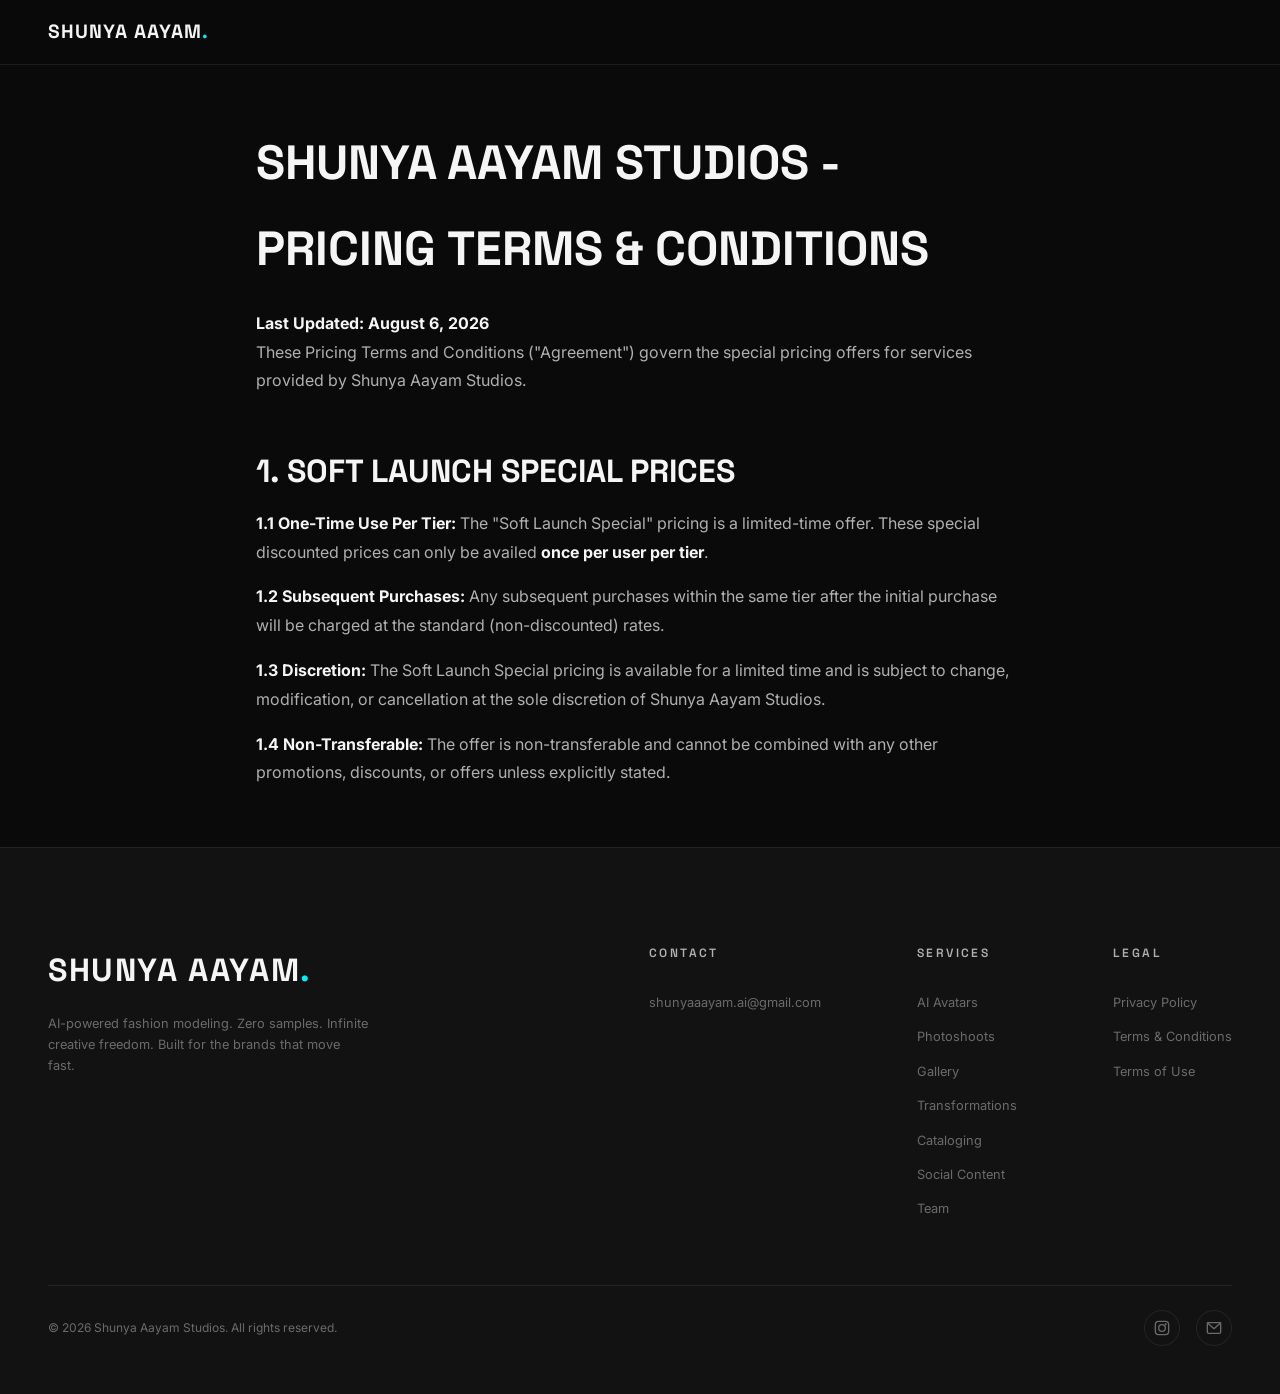
<file: pricing-tnc.html>
<!doctype html>
<html lang="en">
  <head>
    <meta charset="UTF-8" />
    <meta name="viewport" content="width=device-width, initial-scale=1.0" />
    <title>Pricing Terms & Conditions — Shunya Aayam Studios</title>
    <link rel="icon" type="image/png" href="assets/media/logo.png" />

    <link rel="preconnect" href="https://fonts.googleapis.com" />
    <link rel="preconnect" href="https://fonts.gstatic.com" crossorigin />
    <link
      href="https://fonts.googleapis.com/css2?family=Inter:wght@300;400;500;600;700&display=swap"
      rel="stylesheet"
    />

    <link rel="stylesheet" href="css/design-tokens.css" />
    <link rel="stylesheet" href="css/fonts.css" />
    <link rel="stylesheet" href="css/components.css" />
    <link rel="stylesheet" href="css/layout.css" />

    <style>
      .document-content {
        max-width: 800px;
        margin: 120px auto 60px;
        padding: 0 var(--space-md);
        color: var(--color-text-secondary);
        font-family: var(--font-body);
        line-height: var(--leading-relaxed);
      }
      .document-content h1 {
        font-family: var(--font-heading);
        color: var(--color-text-primary);
        font-size: var(--text-h2);
        margin-bottom: var(--space-md);
      }
      .document-content h2 {
        font-family: var(--font-heading);
        color: var(--color-text-primary);
        font-size: var(--text-h3);
        margin-top: var(--space-2xl);
        margin-bottom: var(--space-sm);
      }
      .document-content p {
        margin-bottom: var(--space-md);
      }
      .document-content ul {
        margin-left: var(--space-lg);
        margin-bottom: var(--space-md);
        list-style-type: disc;
      }
      .document-content li {
        margin-bottom: var(--space-xs);
      }
      .document-content strong {
        color: var(--color-text-primary);
        font-weight: var(--weight-bold);
      }
      .document-content a {
        color: var(--color-accent);
        text-decoration: underline;
      }
    </style>
  </head>

  <body>
    <nav class="navbar scrolled" id="navbar" style="background: rgba(10, 10, 10, 0.95);">
      <a href="index.html" class="navbar__logo"
        >Shunya Aayam<span class="accent-dot">.</span></a
      >
    </nav>

    <div class="document-content">
      <h1>SHUNYA AAYAM STUDIOS - PRICING TERMS & CONDITIONS</h1>
      <p><strong>Last Updated: August 6, 2026</strong><br>
      These Pricing Terms and Conditions ("Agreement") govern the special pricing offers for services provided by Shunya Aayam Studios.</p>

      <h2>1. SOFT LAUNCH SPECIAL PRICES</h2>
      <p><strong>1.1 One-Time Use Per Tier:</strong> The "Soft Launch Special" pricing is a limited-time offer. These special discounted prices can only be availed <strong>once per user per tier</strong>.</p>
      <p><strong>1.2 Subsequent Purchases:</strong> Any subsequent purchases within the same tier after the initial purchase will be charged at the standard (non-discounted) rates.</p>
      <p><strong>1.3 Discretion:</strong> The Soft Launch Special pricing is available for a limited time and is subject to change, modification, or cancellation at the sole discretion of Shunya Aayam Studios.</p>
      <p><strong>1.4 Non-Transferable:</strong> The offer is non-transferable and cannot be combined with any other promotions, discounts, or offers unless explicitly stated.</p>
    </div>

    <footer class="footer" id="footer">
      <div class="footer__inner">
        <div class="footer__brand">
          <span class="footer__logo"
            >Shunya Aayam<span style="color: var(--color-accent)">.</span></span
          >
          <p class="footer__tagline">
            AI-powered fashion modeling. Zero samples. Infinite creative
            freedom. Built for the brands that move fast.
          </p>
        </div>

        <div class="footer__col">
          <h4>Contact</h4>
          <ul>
            <li>
              <a href="mailto:shunyaaayam.ai@gmail.com"
                >shunyaaayam.ai@gmail.com</a
              >
            </li>
          </ul>
        </div>

        <div class="footer__col">
          <h4>Services</h4>
          <ul>
            <li><a href="index.html#avatars">AI Avatars</a></li>
            <li><a href="index.html#photoshoots">Photoshoots</a></li>
            <li><a href="index.html#gallery">Gallery</a></li>
            <li><a href="index.html#transformations">Transformations</a></li>
            <li><a href="index.html#cataloging">Cataloging</a></li>
            <li><a href="index.html#social">Social Content</a></li>
            <li><a href="index.html#team">Team</a></li>
          </ul>
        </div>
        
        <div class="footer__col">
          <h4>Legal</h4>
          <ul>
            <li><a href="privacy-policy.html">Privacy Policy</a></li>
            <li><a href="terms-conditions.html">Terms & Conditions</a></li>
            <li><a href="terms-of-use.html">Terms of Use</a></li>
          </ul>
        </div>
      </div>

      <div class="footer__bottom">
        <span class="footer__copyright"
          >© 2026 Shunya Aayam Studios. All rights reserved.</span
        >
        <div class="footer__socials">
          <a
            href="https://www.instagram.com/shunya.aayam.ai"
            target="_blank"
            rel="noopener noreferrer"
            aria-label="Follow us on Instagram"
          >
            <svg
              xmlns="http://www.w3.org/2000/svg"
              viewBox="0 0 24 24"
              fill="none"
              stroke="currentColor"
              stroke-width="2"
              stroke-linecap="round"
              stroke-linejoin="round"
            >
              <rect x="2" y="2" width="20" height="20" rx="5" ry="5" />
              <circle cx="12" cy="12" r="5" />
              <circle
                cx="17.5"
                cy="6.5"
                r="1.5"
                fill="currentColor"
                stroke="none"
              />
            </svg>
          </a>
          <a href="mailto:shunyaaayam.ai@gmail.com" aria-label="Email us">
            <svg
              xmlns="http://www.w3.org/2000/svg"
              viewBox="0 0 24 24"
              fill="none"
              stroke="currentColor"
              stroke-width="2"
              stroke-linecap="round"
              stroke-linejoin="round"
            >
              <rect x="2" y="4" width="20" height="16" rx="2" />
              <polyline points="22,4 12,13 2,4" />
            </svg>
          </a>
        </div>
      </div>
    </footer>
  </body>
</html>
</file>
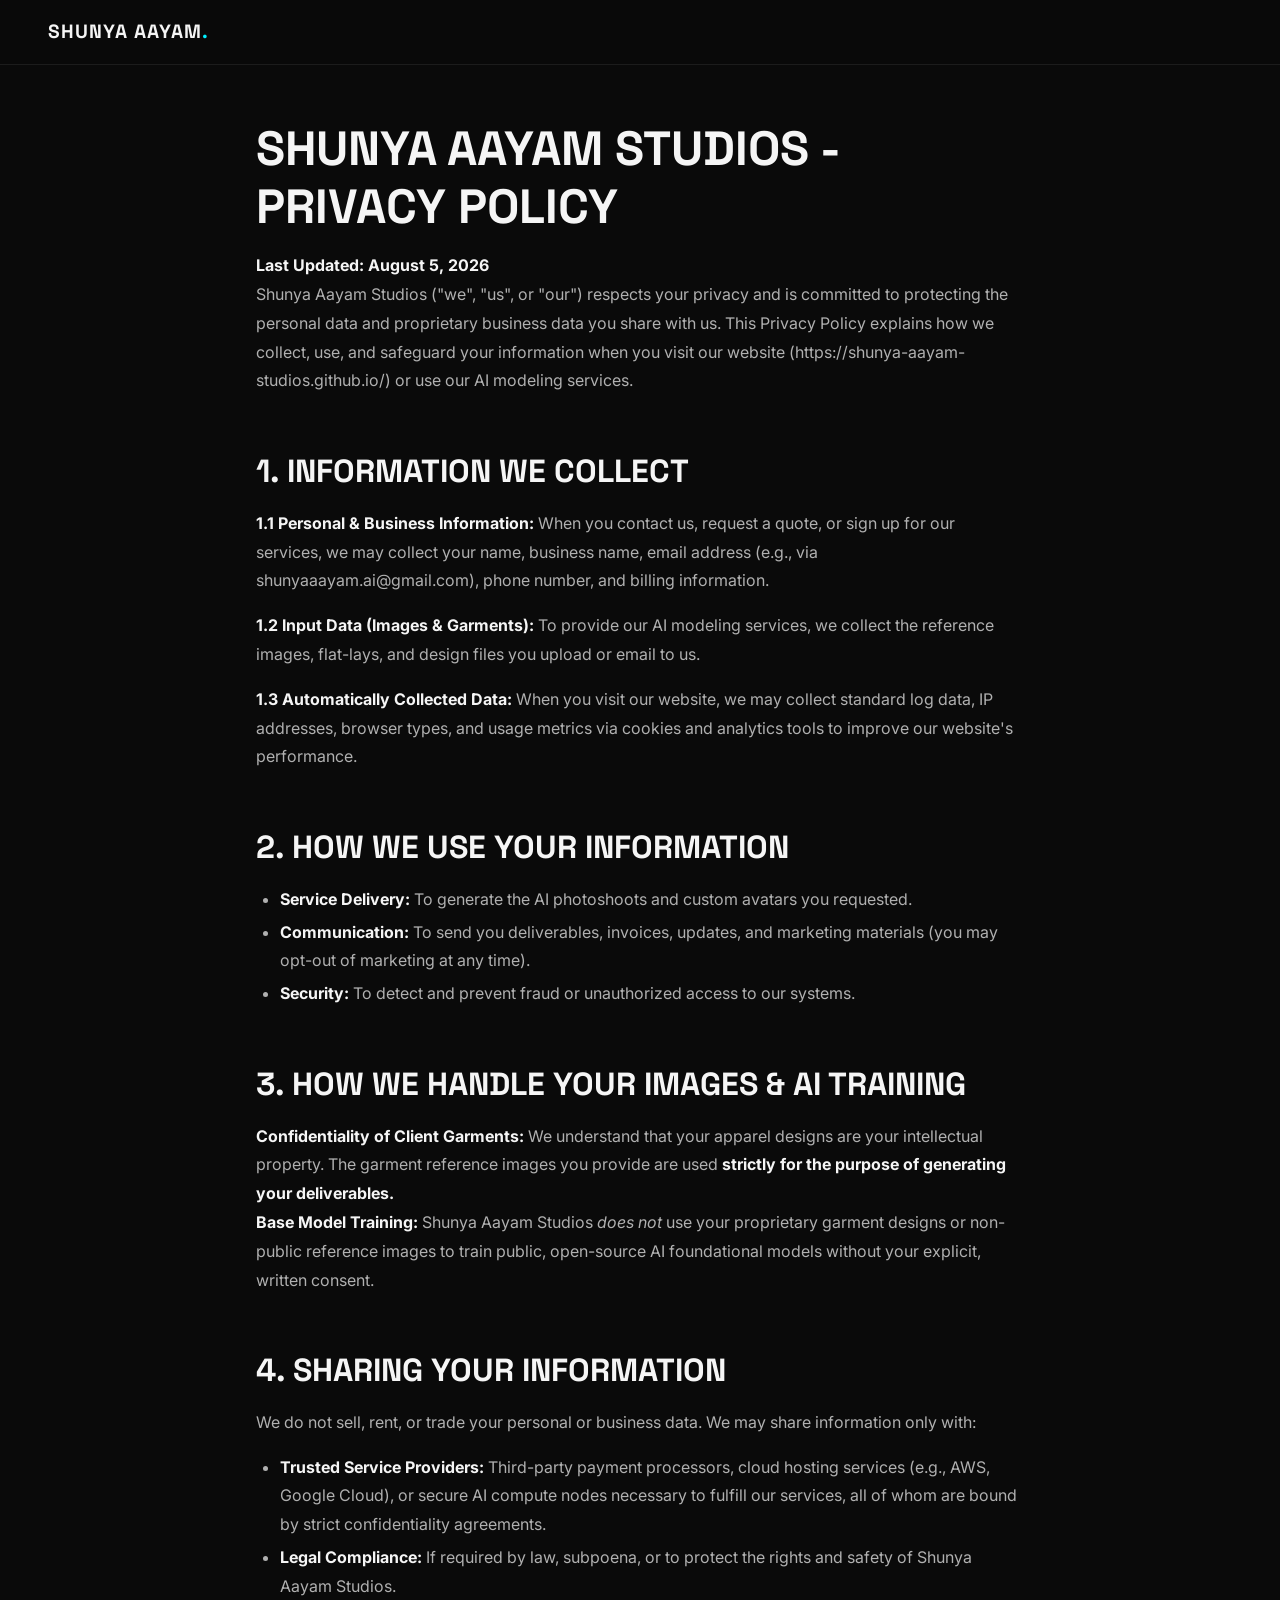
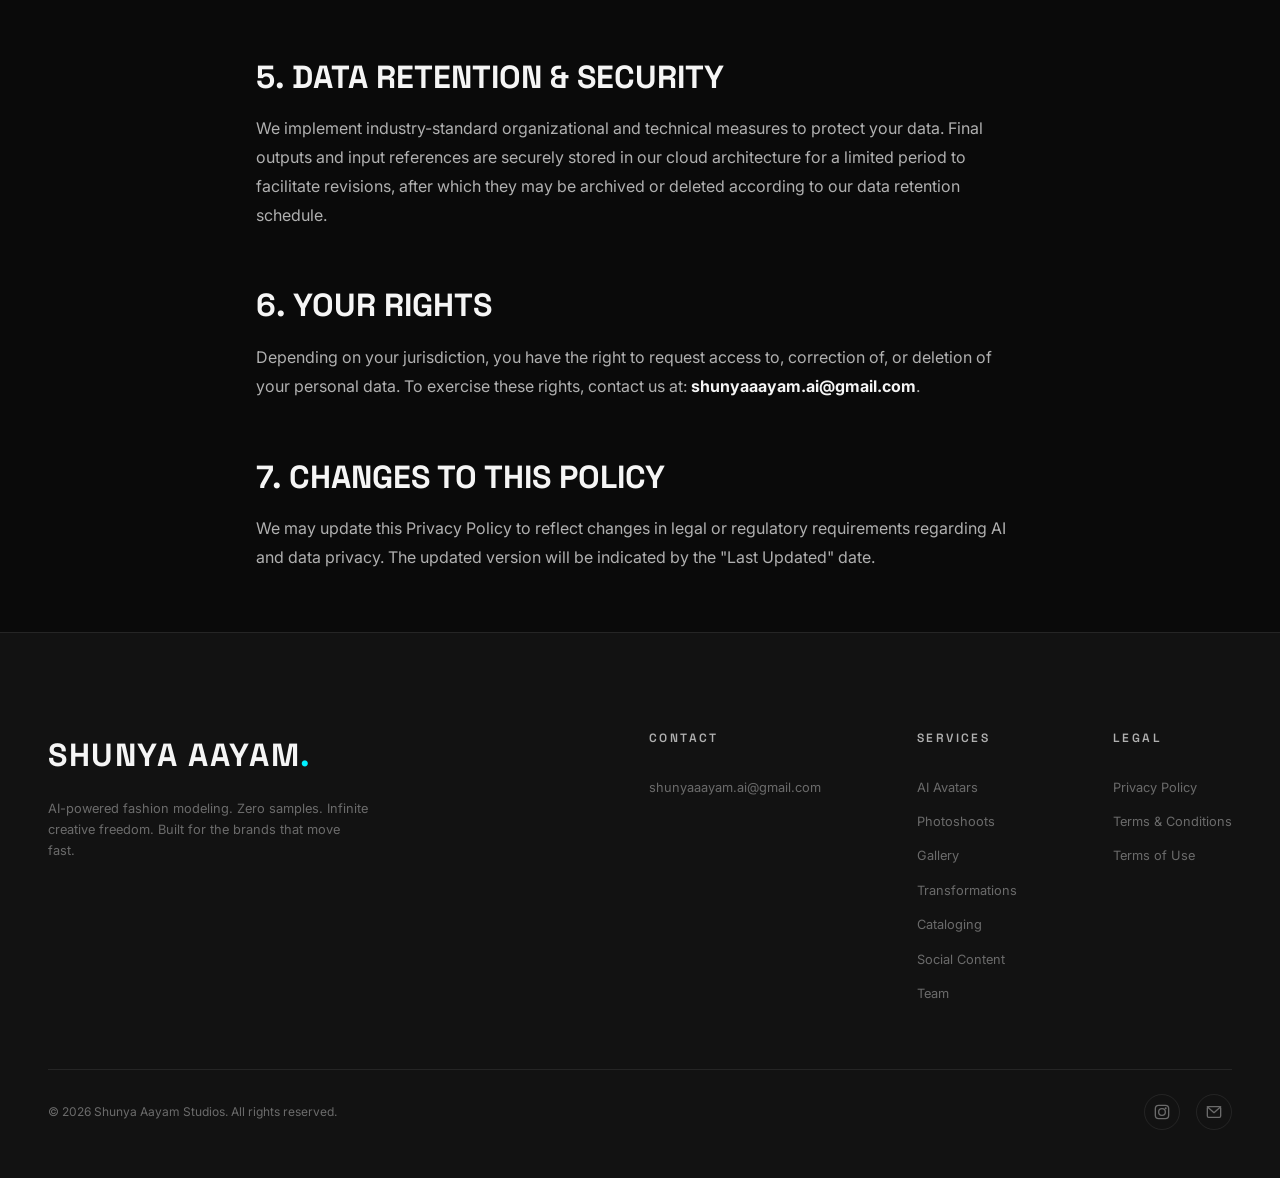
<file: privacy-policy.html>
<!doctype html>
<html lang="en">
  <head>
    <meta charset="UTF-8" />
    <meta name="viewport" content="width=device-width, initial-scale=1.0" />
    <title>Privacy Policy — Shunya Aayam Studios</title>
    <link rel="icon" type="image/png" href="assets/media/logo.png" />

    <link rel="preconnect" href="https://fonts.googleapis.com" />
    <link rel="preconnect" href="https://fonts.gstatic.com" crossorigin />
    <link
      href="https://fonts.googleapis.com/css2?family=Inter:wght@300;400;500;600;700&display=swap"
      rel="stylesheet"
    />

    <link rel="stylesheet" href="css/design-tokens.css" />
    <link rel="stylesheet" href="css/fonts.css" />
    <link rel="stylesheet" href="css/components.css" />
    <link rel="stylesheet" href="css/layout.css" />

    <style>
      .document-content {
        max-width: 800px;
        margin: 120px auto 60px;
        padding: 0 var(--space-md);
        color: var(--color-text-secondary);
        font-family: var(--font-body);
        line-height: var(--leading-relaxed);
      }
      .document-content h1 {
        font-family: var(--font-heading);
        color: var(--color-text-primary);
        font-size: var(--text-h2);
        line-height: 1.2;
        margin-bottom: var(--space-md);
      }
      .document-content h2 {
        font-family: var(--font-heading);
        color: var(--color-text-primary);
        font-size: var(--text-h3);
        margin-top: var(--space-2xl);
        margin-bottom: var(--space-sm);
      }
      .document-content p {
        margin-bottom: var(--space-md);
      }
      .document-content ul {
        margin-left: var(--space-lg);
        margin-bottom: var(--space-md);
        list-style-type: disc;
      }
      .document-content li {
        margin-bottom: var(--space-xs);
      }
      .document-content strong {
        color: var(--color-text-primary);
        font-weight: var(--weight-bold);
      }
      .document-content a {
        color: var(--color-accent);
        text-decoration: underline;
      }
    </style>
  </head>

  <body>
    <nav
      class="navbar scrolled"
      id="navbar"
      style="background: rgba(10, 10, 10, 0.95)"
    >
      <a href="index.html" class="navbar__logo"
        >Shunya Aayam<span class="accent-dot">.</span></a
      >
    </nav>

    <div class="document-content">
      <h1>SHUNYA AAYAM STUDIOS - PRIVACY POLICY</h1>
      <p>
        <strong>Last Updated: August 5, 2026</strong><br />
        Shunya Aayam Studios ("we", "us", or "our") respects your privacy and is
        committed to protecting the personal data and proprietary business data
        you share with us. This Privacy Policy explains how we collect, use, and
        safeguard your information when you visit our website
        (https://shunya-aayam-studios.github.io/) or use our AI modeling
        services.
      </p>

      <h2>1. INFORMATION WE COLLECT</h2>
      <p>
        <strong>1.1 Personal & Business Information:</strong> When you contact
        us, request a quote, or sign up for our services, we may collect your
        name, business name, email address (e.g., via shunyaaayam.ai@gmail.com),
        phone number, and billing information.
      </p>
      <p>
        <strong>1.2 Input Data (Images & Garments):</strong> To provide our AI
        modeling services, we collect the reference images, flat-lays, and
        design files you upload or email to us.
      </p>
      <p>
        <strong>1.3 Automatically Collected Data:</strong> When you visit our
        website, we may collect standard log data, IP addresses, browser types,
        and usage metrics via cookies and analytics tools to improve our
        website's performance.
      </p>

      <h2>2. HOW WE USE YOUR INFORMATION</h2>
      <ul>
        <li>
          <strong>Service Delivery:</strong> To generate the AI photoshoots and
          custom avatars you requested.
        </li>
        <li>
          <strong>Communication:</strong> To send you deliverables, invoices,
          updates, and marketing materials (you may opt-out of marketing at any
          time).
        </li>
        <li>
          <strong>Security:</strong> To detect and prevent fraud or unauthorized
          access to our systems.
        </li>
      </ul>

      <h2>3. HOW WE HANDLE YOUR IMAGES & AI TRAINING</h2>
      <p>
        <strong>Confidentiality of Client Garments:</strong> We understand that
        your apparel designs are your intellectual property. The garment
        reference images you provide are used
        <strong
          >strictly for the purpose of generating your deliverables.</strong
        ><br />
        <strong>Base Model Training:</strong> Shunya Aayam Studios
        <em>does not</em> use your proprietary garment designs or non-public
        reference images to train public, open-source AI foundational models
        without your explicit, written consent.
      </p>

      <h2>4. SHARING YOUR INFORMATION</h2>
      <p>
        We do not sell, rent, or trade your personal or business data. We may
        share information only with:
      </p>
      <ul>
        <li>
          <strong>Trusted Service Providers:</strong> Third-party payment
          processors, cloud hosting services (e.g., AWS, Google Cloud), or
          secure AI compute nodes necessary to fulfill our services, all of whom
          are bound by strict confidentiality agreements.
        </li>
        <li>
          <strong>Legal Compliance:</strong> If required by law, subpoena, or to
          protect the rights and safety of Shunya Aayam Studios.
        </li>
      </ul>

      <h2>5. DATA RETENTION & SECURITY</h2>
      <p>
        We implement industry-standard organizational and technical measures to
        protect your data. Final outputs and input references are securely
        stored in our cloud architecture for a limited period to facilitate
        revisions, after which they may be archived or deleted according to our
        data retention schedule.
      </p>

      <h2>6. YOUR RIGHTS</h2>
      <p>
        Depending on your jurisdiction, you have the right to request access to,
        correction of, or deletion of your personal data. To exercise these
        rights, contact us at: <strong>shunyaaayam.ai@gmail.com</strong>.
      </p>

      <h2>7. CHANGES TO THIS POLICY</h2>
      <p>
        We may update this Privacy Policy to reflect changes in legal or
        regulatory requirements regarding AI and data privacy. The updated
        version will be indicated by the "Last Updated" date.
      </p>
    </div>

    <footer class="footer" id="footer">
      <div class="footer__inner">
        <div class="footer__brand">
          <span class="footer__logo"
            >Shunya Aayam<span style="color: var(--color-accent)">.</span></span
          >
          <p class="footer__tagline">
            AI-powered fashion modeling. Zero samples. Infinite creative
            freedom. Built for the brands that move fast.
          </p>
        </div>

        <div class="footer__col">
          <h4>Contact</h4>
          <ul>
            <li>
              <a href="mailto:shunyaaayam.ai@gmail.com"
                >shunyaaayam.ai@gmail.com</a
              >
            </li>
          </ul>
        </div>

        <div class="footer__col">
          <h4>Services</h4>
          <ul>
            <li><a href="index.html#avatars">AI Avatars</a></li>
            <li><a href="index.html#photoshoots">Photoshoots</a></li>
            <li><a href="index.html#gallery">Gallery</a></li>
            <li><a href="index.html#transformations">Transformations</a></li>
            <li><a href="index.html#cataloging">Cataloging</a></li>
            <li><a href="index.html#social">Social Content</a></li>
            <li><a href="index.html#team">Team</a></li>
          </ul>
        </div>

        <div class="footer__col">
          <h4>Legal</h4>
          <ul>
            <li><a href="privacy-policy.html">Privacy Policy</a></li>
            <li><a href="terms-conditions.html">Terms & Conditions</a></li>
            <li><a href="terms-of-use.html">Terms of Use</a></li>
          </ul>
        </div>
      </div>

      <div class="footer__bottom">
        <span class="footer__copyright"
          >© 2026 Shunya Aayam Studios. All rights reserved.</span
        >
        <div class="footer__socials">
          <a
            href="https://www.instagram.com/shunya.aayam.ai"
            target="_blank"
            rel="noopener noreferrer"
            aria-label="Follow us on Instagram"
          >
            <svg
              xmlns="http://www.w3.org/2000/svg"
              viewBox="0 0 24 24"
              fill="none"
              stroke="currentColor"
              stroke-width="2"
              stroke-linecap="round"
              stroke-linejoin="round"
            >
              <rect x="2" y="2" width="20" height="20" rx="5" ry="5" />
              <circle cx="12" cy="12" r="5" />
              <circle
                cx="17.5"
                cy="6.5"
                r="1.5"
                fill="currentColor"
                stroke="none"
              />
            </svg>
          </a>
          <a href="mailto:shunyaaayam.ai@gmail.com" aria-label="Email us">
            <svg
              xmlns="http://www.w3.org/2000/svg"
              viewBox="0 0 24 24"
              fill="none"
              stroke="currentColor"
              stroke-width="2"
              stroke-linecap="round"
              stroke-linejoin="round"
            >
              <rect x="2" y="4" width="20" height="16" rx="2" />
              <polyline points="22,4 12,13 2,4" />
            </svg>
          </a>
        </div>
      </div>
    </footer>
  </body>
</html>
</file>
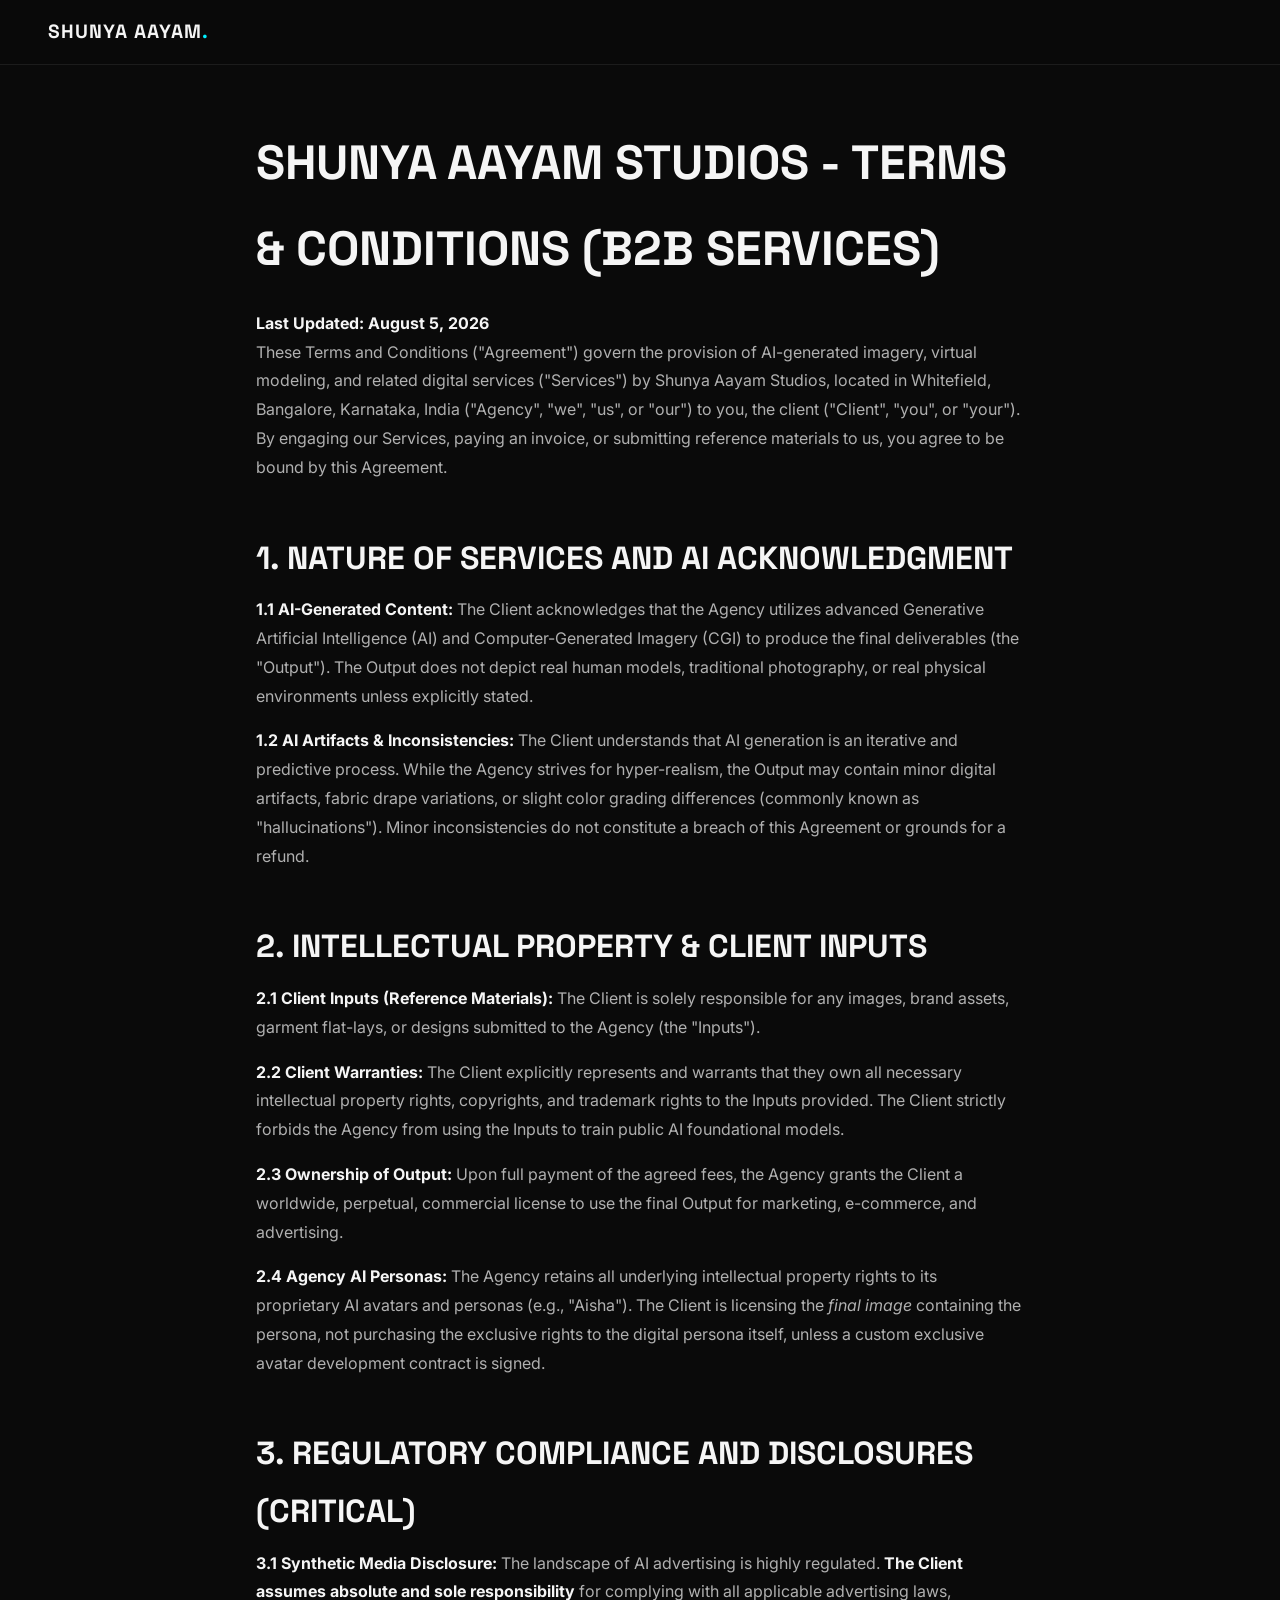
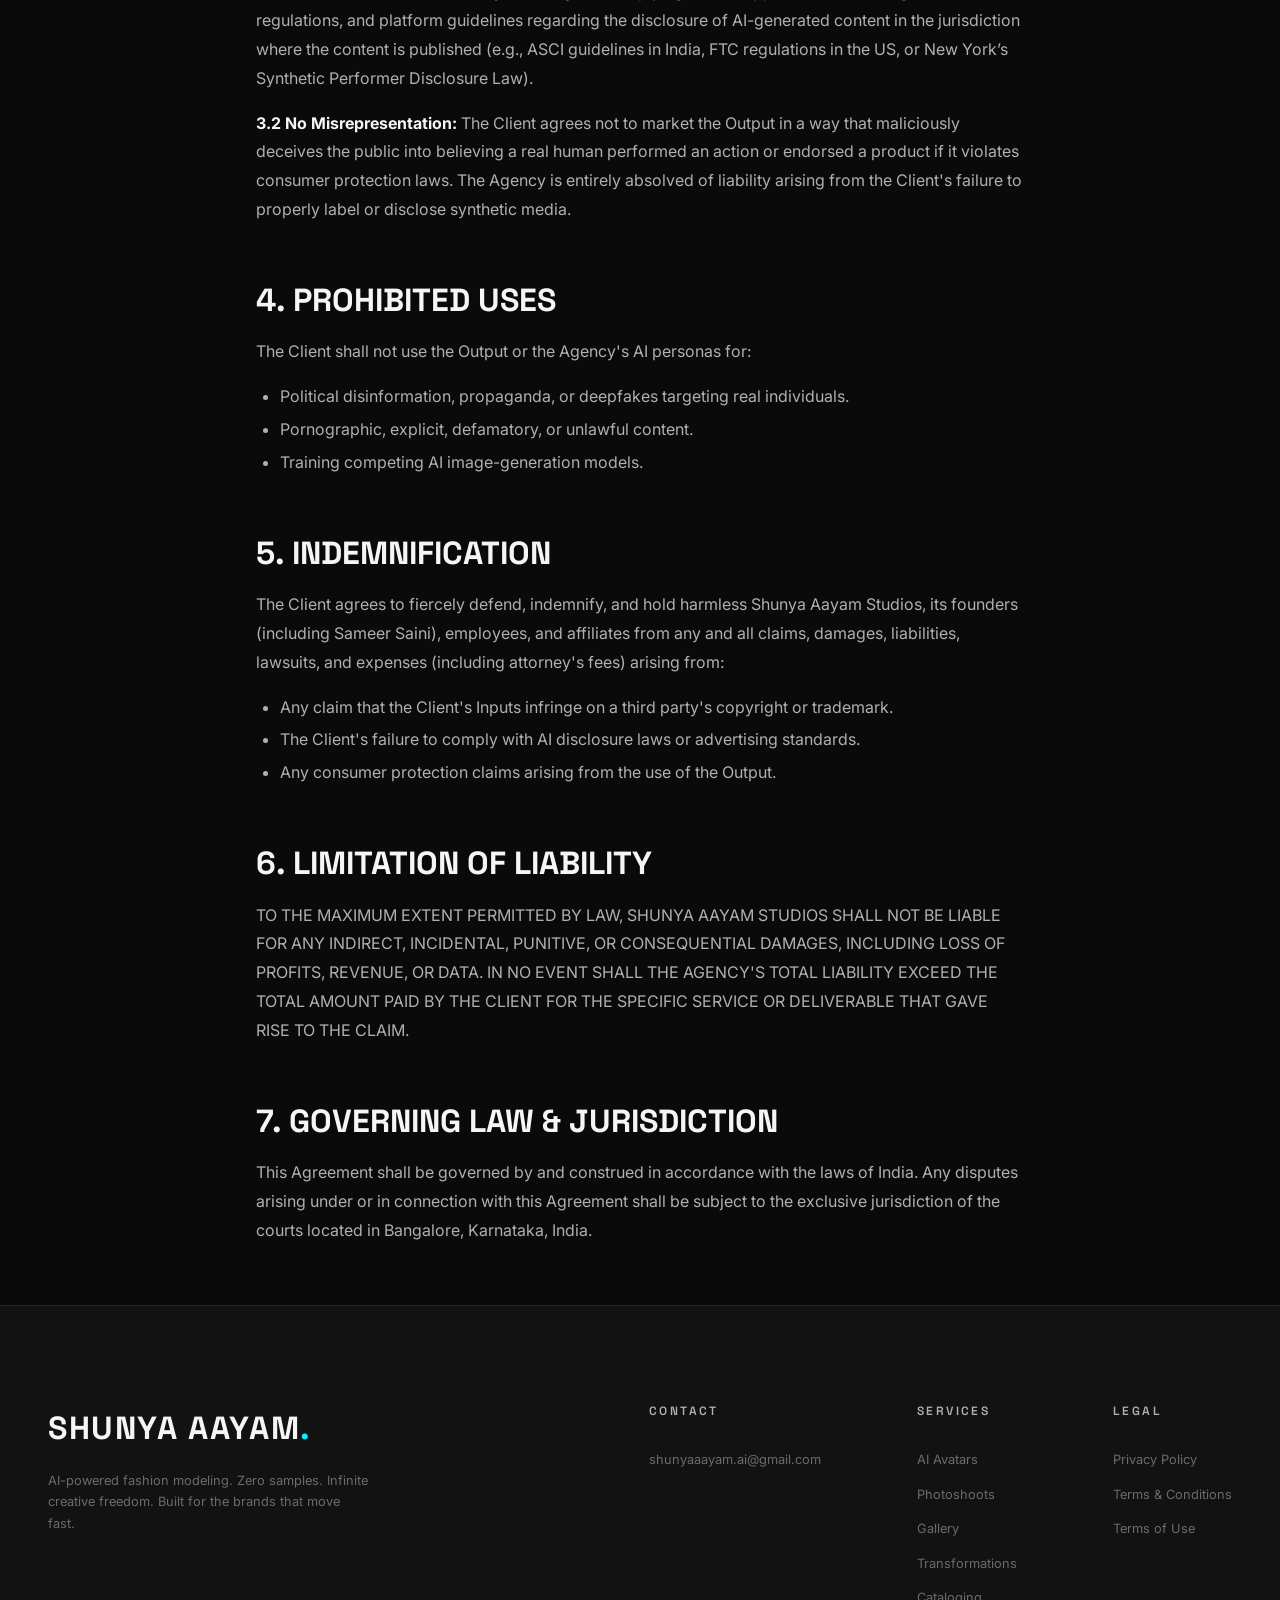
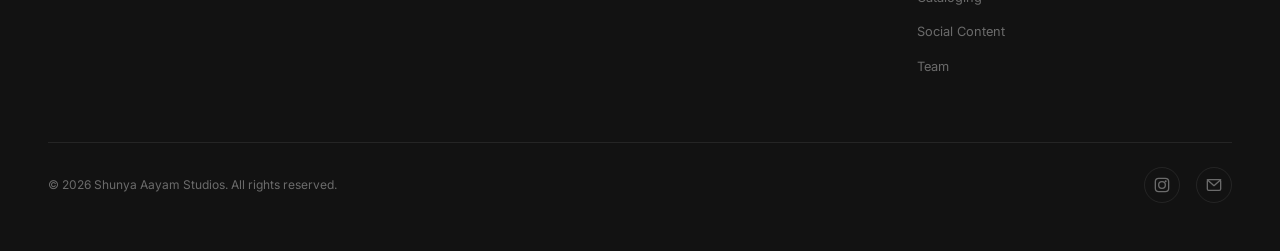
<file: terms-conditions.html>
<!doctype html>
<html lang="en">
  <head>
    <meta charset="UTF-8" />
    <meta name="viewport" content="width=device-width, initial-scale=1.0" />
    <title>Terms & Conditions — Shunya Aayam Studios</title>
    <link rel="icon" type="image/png" href="assets/media/logo.png" />

    <link rel="preconnect" href="https://fonts.googleapis.com" />
    <link rel="preconnect" href="https://fonts.gstatic.com" crossorigin />
    <link
      href="https://fonts.googleapis.com/css2?family=Inter:wght@300;400;500;600;700&display=swap"
      rel="stylesheet"
    />

    <link rel="stylesheet" href="css/design-tokens.css" />
    <link rel="stylesheet" href="css/fonts.css" />
    <link rel="stylesheet" href="css/components.css" />
    <link rel="stylesheet" href="css/layout.css" />

    <style>
      .document-content {
        max-width: 800px;
        margin: 120px auto 60px;
        padding: 0 var(--space-md);
        color: var(--color-text-secondary);
        font-family: var(--font-body);
        line-height: var(--leading-relaxed);
      }
      .document-content h1 {
        font-family: var(--font-heading);
        color: var(--color-text-primary);
        font-size: var(--text-h2);
        margin-bottom: var(--space-md);
      }
      .document-content h2 {
        font-family: var(--font-heading);
        color: var(--color-text-primary);
        font-size: var(--text-h3);
        margin-top: var(--space-2xl);
        margin-bottom: var(--space-sm);
      }
      .document-content p {
        margin-bottom: var(--space-md);
      }
      .document-content ul {
        margin-left: var(--space-lg);
        margin-bottom: var(--space-md);
        list-style-type: disc;
      }
      .document-content li {
        margin-bottom: var(--space-xs);
      }
      .document-content strong {
        color: var(--color-text-primary);
        font-weight: var(--weight-bold);
      }
      .document-content a {
        color: var(--color-accent);
        text-decoration: underline;
      }
    </style>
  </head>

  <body>
    <nav class="navbar scrolled" id="navbar" style="background: rgba(10, 10, 10, 0.95);">
      <a href="index.html" class="navbar__logo"
        >Shunya Aayam<span class="accent-dot">.</span></a
      >
    </nav>

    <div class="document-content">
      <h1>SHUNYA AAYAM STUDIOS - TERMS & CONDITIONS (B2B SERVICES)</h1>
      <p><strong>Last Updated: August 5, 2026</strong><br>
      These Terms and Conditions ("Agreement") govern the provision of AI-generated imagery, virtual modeling, and related digital services ("Services") by Shunya Aayam Studios, located in Whitefield, Bangalore, Karnataka, India ("Agency", "we", "us", or "our") to you, the client ("Client", "you", or "your").<br>
      By engaging our Services, paying an invoice, or submitting reference materials to us, you agree to be bound by this Agreement.</p>

      <h2>1. NATURE OF SERVICES AND AI ACKNOWLEDGMENT</h2>
      <p><strong>1.1 AI-Generated Content:</strong> The Client acknowledges that the Agency utilizes advanced Generative Artificial Intelligence (AI) and Computer-Generated Imagery (CGI) to produce the final deliverables (the "Output"). The Output does not depict real human models, traditional photography, or real physical environments unless explicitly stated.</p>
      <p><strong>1.2 AI Artifacts & Inconsistencies:</strong> The Client understands that AI generation is an iterative and predictive process. While the Agency strives for hyper-realism, the Output may contain minor digital artifacts, fabric drape variations, or slight color grading differences (commonly known as "hallucinations"). Minor inconsistencies do not constitute a breach of this Agreement or grounds for a refund.</p>

      <h2>2. INTELLECTUAL PROPERTY & CLIENT INPUTS</h2>
      <p><strong>2.1 Client Inputs (Reference Materials):</strong> The Client is solely responsible for any images, brand assets, garment flat-lays, or designs submitted to the Agency (the "Inputs").</p>
      <p><strong>2.2 Client Warranties:</strong> The Client explicitly represents and warrants that they own all necessary intellectual property rights, copyrights, and trademark rights to the Inputs provided. The Client strictly forbids the Agency from using the Inputs to train public AI foundational models.</p>
      <p><strong>2.3 Ownership of Output:</strong> Upon full payment of the agreed fees, the Agency grants the Client a worldwide, perpetual, commercial license to use the final Output for marketing, e-commerce, and advertising.</p>
      <p><strong>2.4 Agency AI Personas:</strong> The Agency retains all underlying intellectual property rights to its proprietary AI avatars and personas (e.g., "Aisha"). The Client is licensing the <em>final image</em> containing the persona, not purchasing the exclusive rights to the digital persona itself, unless a custom exclusive avatar development contract is signed.</p>

      <h2>3. REGULATORY COMPLIANCE AND DISCLOSURES (CRITICAL)</h2>
      <p><strong>3.1 Synthetic Media Disclosure:</strong> The landscape of AI advertising is highly regulated. <strong>The Client assumes absolute and sole responsibility</strong> for complying with all applicable advertising laws, regulations, and platform guidelines regarding the disclosure of AI-generated content in the jurisdiction where the content is published (e.g., ASCI guidelines in India, FTC regulations in the US, or New York’s Synthetic Performer Disclosure Law).</p>
      <p><strong>3.2 No Misrepresentation:</strong> The Client agrees not to market the Output in a way that maliciously deceives the public into believing a real human performed an action or endorsed a product if it violates consumer protection laws. The Agency is entirely absolved of liability arising from the Client's failure to properly label or disclose synthetic media.</p>

      <h2>4. PROHIBITED USES</h2>
      <p>The Client shall not use the Output or the Agency's AI personas for:</p>
      <ul>
        <li>Political disinformation, propaganda, or deepfakes targeting real individuals.</li>
        <li>Pornographic, explicit, defamatory, or unlawful content.</li>
        <li>Training competing AI image-generation models.</li>
      </ul>

      <h2>5. INDEMNIFICATION</h2>
      <p>The Client agrees to fiercely defend, indemnify, and hold harmless Shunya Aayam Studios, its founders (including Sameer Saini), employees, and affiliates from any and all claims, damages, liabilities, lawsuits, and expenses (including attorney's fees) arising from:</p>
      <ul>
        <li>Any claim that the Client's Inputs infringe on a third party's copyright or trademark.</li>
        <li>The Client's failure to comply with AI disclosure laws or advertising standards.</li>
        <li>Any consumer protection claims arising from the use of the Output.</li>
      </ul>

      <h2>6. LIMITATION OF LIABILITY</h2>
      <p>TO THE MAXIMUM EXTENT PERMITTED BY LAW, SHUNYA AAYAM STUDIOS SHALL NOT BE LIABLE FOR ANY INDIRECT, INCIDENTAL, PUNITIVE, OR CONSEQUENTIAL DAMAGES, INCLUDING LOSS OF PROFITS, REVENUE, OR DATA. IN NO EVENT SHALL THE AGENCY'S TOTAL LIABILITY EXCEED THE TOTAL AMOUNT PAID BY THE CLIENT FOR THE SPECIFIC SERVICE OR DELIVERABLE THAT GAVE RISE TO THE CLAIM.</p>

      <h2>7. GOVERNING LAW & JURISDICTION</h2>
      <p>This Agreement shall be governed by and construed in accordance with the laws of India. Any disputes arising under or in connection with this Agreement shall be subject to the exclusive jurisdiction of the courts located in Bangalore, Karnataka, India.</p>
    </div>

    <footer class="footer" id="footer">
      <div class="footer__inner">
        <div class="footer__brand">
          <span class="footer__logo"
            >Shunya Aayam<span style="color: var(--color-accent)">.</span></span
          >
          <p class="footer__tagline">
            AI-powered fashion modeling. Zero samples. Infinite creative
            freedom. Built for the brands that move fast.
          </p>
        </div>

        <div class="footer__col">
          <h4>Contact</h4>
          <ul>
            <li>
              <a href="mailto:shunyaaayam.ai@gmail.com"
                >shunyaaayam.ai@gmail.com</a
              >
            </li>
          </ul>
        </div>

        <div class="footer__col">
          <h4>Services</h4>
          <ul>
            <li><a href="index.html#avatars">AI Avatars</a></li>
            <li><a href="index.html#photoshoots">Photoshoots</a></li>
            <li><a href="index.html#gallery">Gallery</a></li>
            <li><a href="index.html#transformations">Transformations</a></li>
            <li><a href="index.html#cataloging">Cataloging</a></li>
            <li><a href="index.html#social">Social Content</a></li>
            <li><a href="index.html#team">Team</a></li>
          </ul>
        </div>
        
        <div class="footer__col">
          <h4>Legal</h4>
          <ul>
            <li><a href="privacy-policy.html">Privacy Policy</a></li>
            <li><a href="terms-conditions.html">Terms & Conditions</a></li>
            <li><a href="terms-of-use.html">Terms of Use</a></li>
          </ul>
        </div>
      </div>

      <div class="footer__bottom">
        <span class="footer__copyright"
          >© 2026 Shunya Aayam Studios. All rights reserved.</span
        >
        <div class="footer__socials">
          <a
            href="https://www.instagram.com/shunya.aayam.ai"
            target="_blank"
            rel="noopener noreferrer"
            aria-label="Follow us on Instagram"
          >
            <svg
              xmlns="http://www.w3.org/2000/svg"
              viewBox="0 0 24 24"
              fill="none"
              stroke="currentColor"
              stroke-width="2"
              stroke-linecap="round"
              stroke-linejoin="round"
            >
              <rect x="2" y="2" width="20" height="20" rx="5" ry="5" />
              <circle cx="12" cy="12" r="5" />
              <circle
                cx="17.5"
                cy="6.5"
                r="1.5"
                fill="currentColor"
                stroke="none"
              />
            </svg>
          </a>
          <a href="mailto:shunyaaayam.ai@gmail.com" aria-label="Email us">
            <svg
              xmlns="http://www.w3.org/2000/svg"
              viewBox="0 0 24 24"
              fill="none"
              stroke="currentColor"
              stroke-width="2"
              stroke-linecap="round"
              stroke-linejoin="round"
            >
              <rect x="2" y="4" width="20" height="16" rx="2" />
              <polyline points="22,4 12,13 2,4" />
            </svg>
          </a>
        </div>
      </div>
    </footer>
  </body>
</html>
</file>
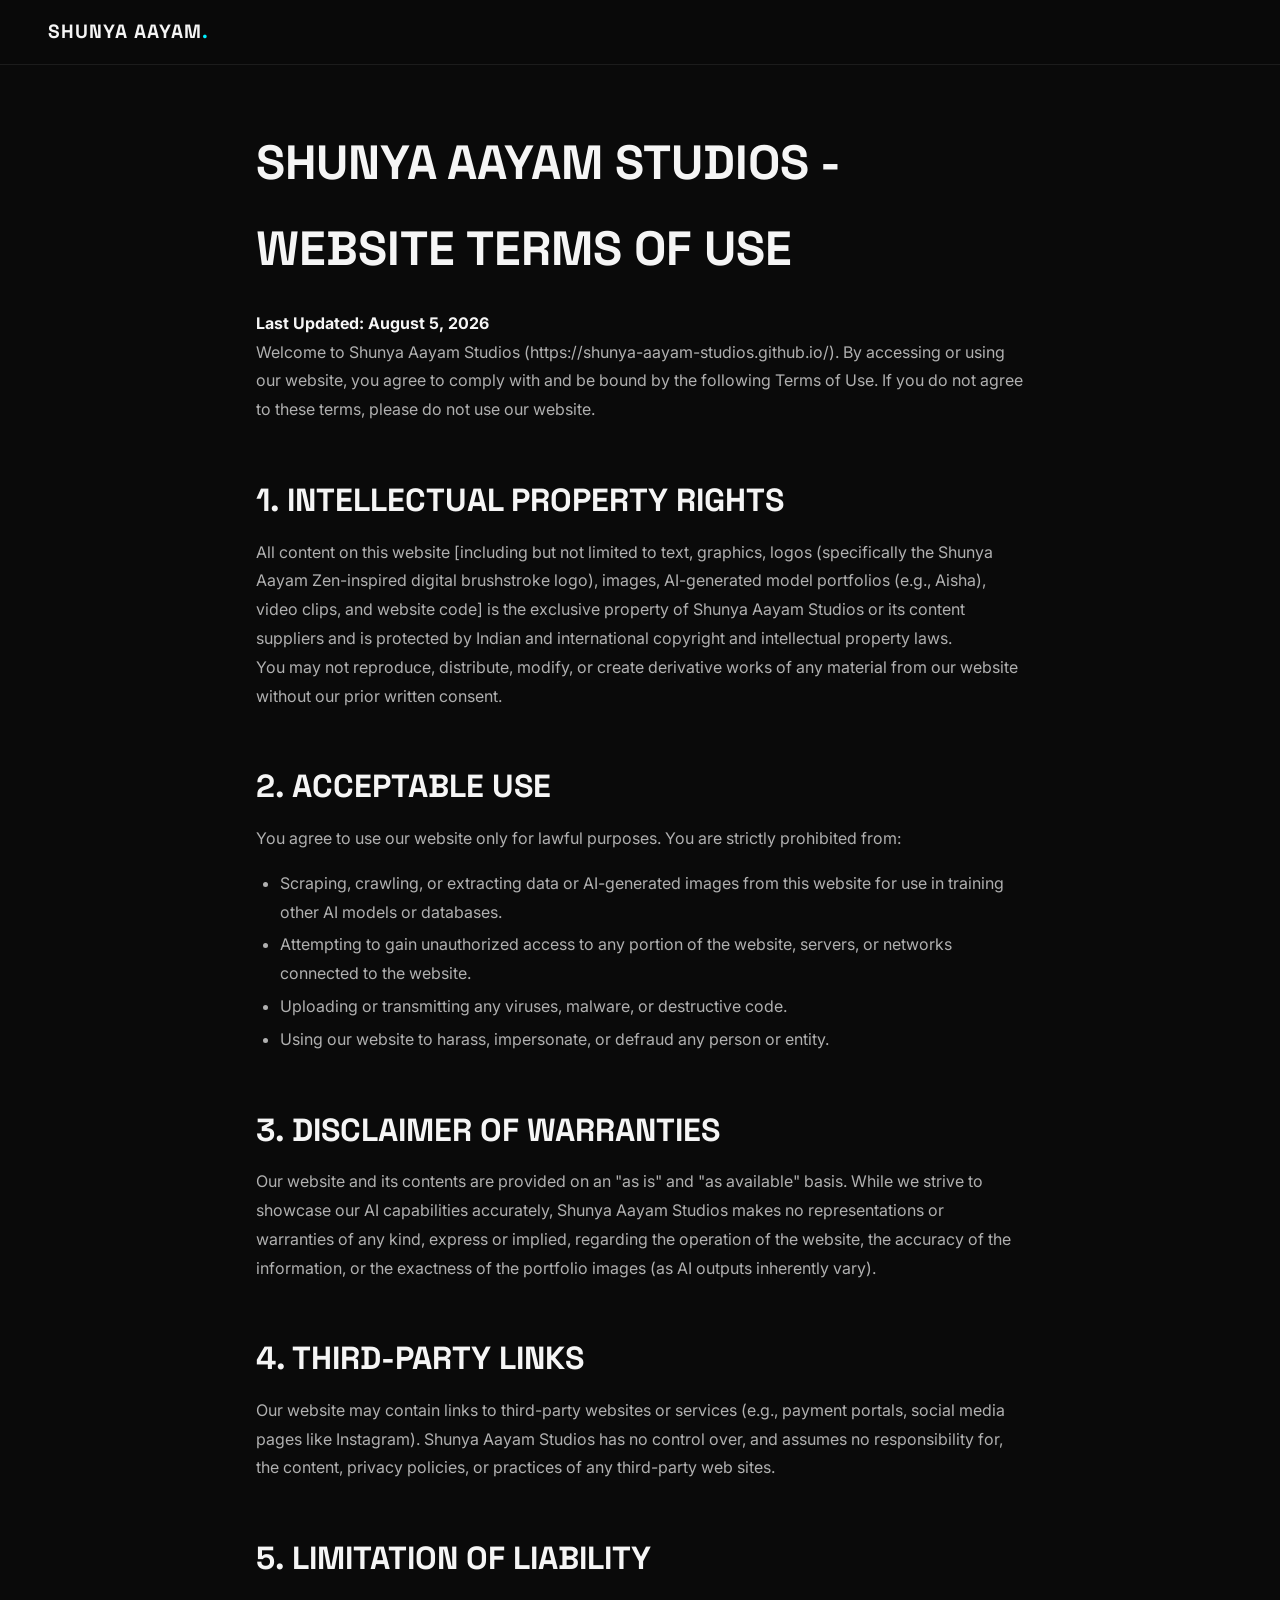
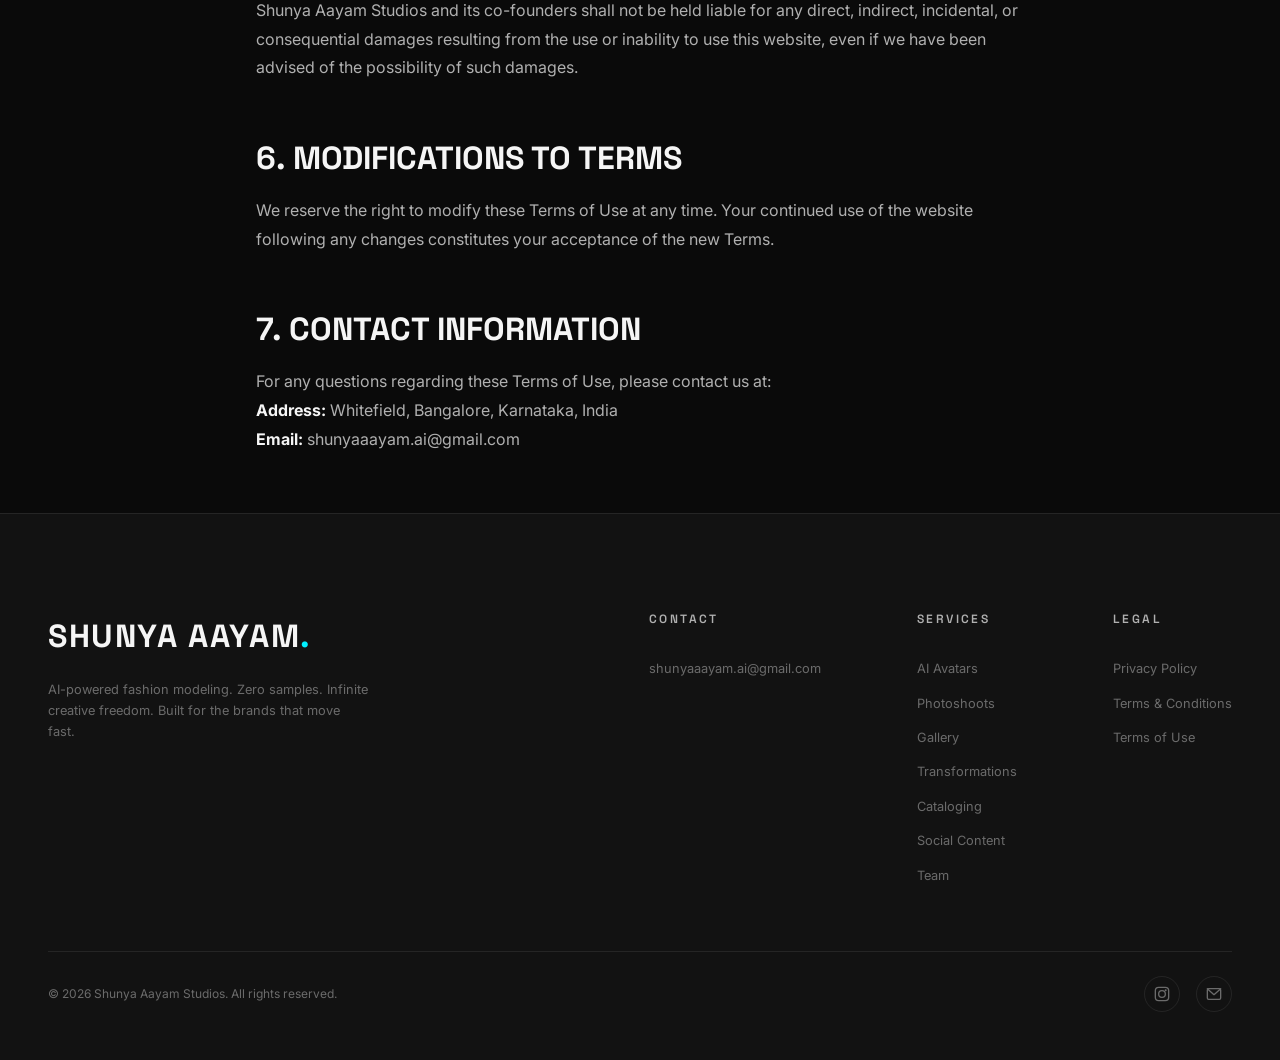
<file: terms-of-use.html>
<!doctype html>
<html lang="en">
  <head>
    <meta charset="UTF-8" />
    <meta name="viewport" content="width=device-width, initial-scale=1.0" />
    <title>Terms of Use — Shunya Aayam Studios</title>
    <link rel="icon" type="image/png" href="assets/media/logo.png" />

    <link rel="preconnect" href="https://fonts.googleapis.com" />
    <link rel="preconnect" href="https://fonts.gstatic.com" crossorigin />
    <link
      href="https://fonts.googleapis.com/css2?family=Inter:wght@300;400;500;600;700&display=swap"
      rel="stylesheet"
    />

    <link rel="stylesheet" href="css/design-tokens.css" />
    <link rel="stylesheet" href="css/fonts.css" />
    <link rel="stylesheet" href="css/components.css" />
    <link rel="stylesheet" href="css/layout.css" />

    <style>
      .document-content {
        max-width: 800px;
        margin: 120px auto 60px;
        padding: 0 var(--space-md);
        color: var(--color-text-secondary);
        font-family: var(--font-body);
        line-height: var(--leading-relaxed);
      }
      .document-content h1 {
        font-family: var(--font-heading);
        color: var(--color-text-primary);
        font-size: var(--text-h2);
        margin-bottom: var(--space-md);
      }
      .document-content h2 {
        font-family: var(--font-heading);
        color: var(--color-text-primary);
        font-size: var(--text-h3);
        margin-top: var(--space-2xl);
        margin-bottom: var(--space-sm);
      }
      .document-content p {
        margin-bottom: var(--space-md);
      }
      .document-content ul {
        margin-left: var(--space-lg);
        margin-bottom: var(--space-md);
        list-style-type: disc;
      }
      .document-content li {
        margin-bottom: var(--space-xs);
      }
      .document-content strong {
        color: var(--color-text-primary);
        font-weight: var(--weight-bold);
      }
      .document-content a {
        color: var(--color-accent);
        text-decoration: underline;
      }
    </style>
  </head>

  <body>
    <nav
      class="navbar scrolled"
      id="navbar"
      style="background: rgba(10, 10, 10, 0.95)"
    >
      <a href="index.html" class="navbar__logo"
        >Shunya Aayam<span class="accent-dot">.</span></a
      >
    </nav>

    <div class="document-content">
      <h1>SHUNYA AAYAM STUDIOS - WEBSITE TERMS OF USE</h1>
      <p>
        <strong>Last Updated: August 5, 2026</strong><br />
        Welcome to Shunya Aayam Studios
        (https://shunya-aayam-studios.github.io/). By accessing or using our
        website, you agree to comply with and be bound by the following Terms of
        Use. If you do not agree to these terms, please do not use our website.
      </p>

      <h2>1. INTELLECTUAL PROPERTY RIGHTS</h2>
      <p>
        All content on this website [including but not limited to text,
        graphics, logos (specifically the Shunya Aayam Zen-inspired digital
        brushstroke logo), images, AI-generated model portfolios (e.g., Aisha),
        video clips, and website code] is the exclusive property of Shunya Aayam
        Studios or its content suppliers and is protected by Indian and
        international copyright and intellectual property laws.<br />
        You may not reproduce, distribute, modify, or create derivative works of
        any material from our website without our prior written consent.
      </p>

      <h2>2. ACCEPTABLE USE</h2>
      <p>
        You agree to use our website only for lawful purposes. You are strictly
        prohibited from:
      </p>
      <ul>
        <li>
          Scraping, crawling, or extracting data or AI-generated images from
          this website for use in training other AI models or databases.
        </li>
        <li>
          Attempting to gain unauthorized access to any portion of the website,
          servers, or networks connected to the website.
        </li>
        <li>
          Uploading or transmitting any viruses, malware, or destructive code.
        </li>
        <li>
          Using our website to harass, impersonate, or defraud any person or
          entity.
        </li>
      </ul>

      <h2>3. DISCLAIMER OF WARRANTIES</h2>
      <p>
        Our website and its contents are provided on an "as is" and "as
        available" basis. While we strive to showcase our AI capabilities
        accurately, Shunya Aayam Studios makes no representations or warranties
        of any kind, express or implied, regarding the operation of the website,
        the accuracy of the information, or the exactness of the portfolio
        images (as AI outputs inherently vary).
      </p>

      <h2>4. THIRD-PARTY LINKS</h2>
      <p>
        Our website may contain links to third-party websites or services (e.g.,
        payment portals, social media pages like Instagram). Shunya Aayam
        Studios has no control over, and assumes no responsibility for, the
        content, privacy policies, or practices of any third-party web sites.
      </p>

      <h2>5. LIMITATION OF LIABILITY</h2>
      <p>
        Shunya Aayam Studios and its co-founders shall not be held liable for
        any direct, indirect, incidental, or consequential damages resulting
        from the use or inability to use this website, even if we have been
        advised of the possibility of such damages.
      </p>

      <h2>6. MODIFICATIONS TO TERMS</h2>
      <p>
        We reserve the right to modify these Terms of Use at any time. Your
        continued use of the website following any changes constitutes your
        acceptance of the new Terms.
      </p>

      <h2>7. CONTACT INFORMATION</h2>
      <p>
        For any questions regarding these Terms of Use, please contact us at:<br />
        <strong>Address:</strong> Whitefield, Bangalore, Karnataka, India<br />
        <strong>Email:</strong> shunyaaayam.ai@gmail.com
      </p>
    </div>

    <footer class="footer" id="footer">
      <div class="footer__inner">
        <div class="footer__brand">
          <span class="footer__logo"
            >Shunya Aayam<span style="color: var(--color-accent)">.</span></span
          >
          <p class="footer__tagline">
            AI-powered fashion modeling. Zero samples. Infinite creative
            freedom. Built for the brands that move fast.
          </p>
        </div>

        <div class="footer__col">
          <h4>Contact</h4>
          <ul>
            <li>
              <a href="mailto:shunyaaayam.ai@gmail.com"
                >shunyaaayam.ai@gmail.com</a
              >
            </li>
          </ul>
        </div>

        <div class="footer__col">
          <h4>Services</h4>
          <ul>
            <li><a href="index.html#avatars">AI Avatars</a></li>
            <li><a href="index.html#photoshoots">Photoshoots</a></li>
            <li><a href="index.html#gallery">Gallery</a></li>
            <li><a href="index.html#transformations">Transformations</a></li>
            <li><a href="index.html#cataloging">Cataloging</a></li>
            <li><a href="index.html#social">Social Content</a></li>
            <li><a href="index.html#team">Team</a></li>
          </ul>
        </div>

        <div class="footer__col">
          <h4>Legal</h4>
          <ul>
            <li><a href="privacy-policy.html">Privacy Policy</a></li>
            <li><a href="terms-conditions.html">Terms & Conditions</a></li>
            <li><a href="terms-of-use.html">Terms of Use</a></li>
          </ul>
        </div>
      </div>

      <div class="footer__bottom">
        <span class="footer__copyright"
          >© 2026 Shunya Aayam Studios. All rights reserved.</span
        >
        <div class="footer__socials">
          <a
            href="https://www.instagram.com/shunya.aayam.ai"
            target="_blank"
            rel="noopener noreferrer"
            aria-label="Follow us on Instagram"
          >
            <svg
              xmlns="http://www.w3.org/2000/svg"
              viewBox="0 0 24 24"
              fill="none"
              stroke="currentColor"
              stroke-width="2"
              stroke-linecap="round"
              stroke-linejoin="round"
            >
              <rect x="2" y="2" width="20" height="20" rx="5" ry="5" />
              <circle cx="12" cy="12" r="5" />
              <circle
                cx="17.5"
                cy="6.5"
                r="1.5"
                fill="currentColor"
                stroke="none"
              />
            </svg>
          </a>
          <a href="mailto:shunyaaayam.ai@gmail.com" aria-label="Email us">
            <svg
              xmlns="http://www.w3.org/2000/svg"
              viewBox="0 0 24 24"
              fill="none"
              stroke="currentColor"
              stroke-width="2"
              stroke-linecap="round"
              stroke-linejoin="round"
            >
              <rect x="2" y="4" width="20" height="16" rx="2" />
              <polyline points="22,4 12,13 2,4" />
            </svg>
          </a>
        </div>
      </div>
    </footer>
  </body>
</html>
</file>
<file: css/design-tokens.css>
/* ============================================================
   DESIGN TOKENS — Shunya Aayam Studios
   Single source of truth for the entire design system.
   Edit these values to reconfigure the site globally.
   ============================================================ */

:root {
  /* ── Color Palette ───────────────────────────────── */
  --color-bg-primary:      #0a0a0a;
  --color-bg-secondary:    #121212;
  --color-bg-surface:      #1a1a1a;
  --color-bg-elevated:     #222222;
  --color-bg-overlay:      rgba(10, 10, 10, 0.85);

  --color-text-primary:    #f5f5f5;
  --color-text-secondary:  #b0b0b0;
  --color-text-muted:      #6b6b6b;
  --color-text-inverse:    #0a0a0a;

  --color-accent:          #00f0ff;
  --color-accent-dim:      rgba(0, 240, 255, 0.15);
  --color-accent-glow:     rgba(0, 240, 255, 0.35);

  --color-border:          rgba(255, 255, 255, 0.08);
  --color-border-accent:   rgba(0, 240, 255, 0.25);
  --color-border-hover:    rgba(255, 255, 255, 0.18);

  --color-success:         #22c55e;
  --color-danger:          #ef4444;

  /* ── Typography Scale (clamp for fluid sizing) ──── */
  --font-heading:          'Space Grotesk', system-ui, sans-serif;
  --font-body:             'Inter', system-ui, sans-serif;

  --text-hero:             clamp(3rem,   8vw,  7.5rem);
  --text-hero-sub:         clamp(1.1rem, 2.5vw, 1.75rem);
  --text-display:          clamp(2rem,   5vw,  4rem);
  --text-h2:               clamp(1.75rem,4vw,  3rem);
  --text-h3:               clamp(1.25rem,3vw,  2rem);
  --text-body:             clamp(0.95rem,1.2vw, 1.125rem);
  --text-body-lg:          clamp(1rem,   1.4vw, 1.25rem);
  --text-small:            clamp(0.8rem, 1vw,  0.875rem);
  --text-xs:               0.75rem;

  --leading-tight:         1.15;
  --leading-snug:          1.35;
  --leading-normal:        1.65;
  --leading-relaxed:       1.8;

  --tracking-tight:        -0.03em;
  --tracking-normal:        0;
  --tracking-wide:          0.05em;
  --tracking-wider:         0.12em;
  --tracking-widest:        0.2em;

  --weight-light:          300;
  --weight-regular:        400;
  --weight-medium:         500;
  --weight-semibold:       600;
  --weight-bold:           700;

  /* ── Spacing Scale ──────────────────────────────── */
  --space-xs:              0.25rem;
  --space-sm:              0.5rem;
  --space-md:              1rem;
  --space-lg:              1.5rem;
  --space-xl:              2rem;
  --space-2xl:             3rem;
  --space-3xl:             4rem;
  --space-4xl:             6rem;
  --space-5xl:             8rem;
  --space-section:         clamp(5rem, 12vh, 9rem);

  /* ── Layout ─────────────────────────────────────── */
  --max-width:             1280px;
  --max-width-narrow:      960px;
  --gutter:                clamp(1.25rem, 4vw, 3rem);
  --border-radius-sm:      0.375rem;
  --border-radius-md:      0.625rem;
  --border-radius-lg:      1rem;
  --border-radius-xl:      1.5rem;

  /* ── Transitions & Easings ─────────────────────── */
  --ease-out:              cubic-bezier(0.16, 1, 0.3, 1);
  --ease-in-out:           cubic-bezier(0.65, 0, 0.35, 1);
  --ease-spring:           cubic-bezier(0.34, 1.56, 0.64, 1);
  --duration-fast:         150ms;
  --duration-normal:       300ms;
  --duration-slow:         500ms;

  /* ── Shadows & Effects ─────────────────────────── */
  --shadow-sm:             0 1px 2px rgba(0, 0, 0, 0.4);
  --shadow-md:             0 4px 12px rgba(0, 0, 0, 0.5);
  --shadow-lg:             0 8px 30px rgba(0, 0, 0, 0.6);
  --shadow-glow:           0 0 20px var(--color-accent-glow),
                           0 0 60px rgba(0, 240, 255, 0.1);
  --glass-bg:              rgba(18, 18, 18, 0.6);
  --glass-blur:            16px;
}
</file>
<file: css/fonts.css>
/* ============================================================
   FONTS — Local @font-face declarations
   Loads Space Grotesk (headings) and Roboto (body) from
   /assets/fonts/.
   ============================================================ */

/* ── Space Grotesk (Variable) ─────────────────── */
@font-face {
  font-family: 'Space Grotesk';
  src: url('../assets/fonts/Space_Grotesk/SpaceGrotesk-VariableFont_wght.ttf') format('truetype');
  font-weight: 300 700;
  font-style: normal;
  font-display: swap;
}

/* ── Roboto (Variable) ────────────────────────── */
@font-face {
  font-family: 'Roboto';
  src: url('../assets/fonts/Roboto/Roboto-VariableFont_wdth,wght.ttf') format('truetype');
  font-weight: 100 900;
  font-style: normal;
  font-display: swap;
}

@font-face {
  font-family: 'Roboto';
  src: url('../assets/fonts/Roboto/Roboto-Italic-VariableFont_wdth,wght.ttf') format('truetype');
  font-weight: 100 900;
  font-style: italic;
  font-display: swap;
}
</file>
<file: css/components.css>
/* ============================================================
   COMPONENTS — Re-usable UI patterns
   Uses only design tokens from design-tokens.css
   ============================================================ */

/* ── Section label (overline chip above headings) ── */
.section-label {
  display: inline-flex;
  align-items: center;
  gap: var(--space-sm);
  font-family: var(--font-body);
  font-size: var(--text-xs);
  font-weight: var(--weight-medium);
  letter-spacing: var(--tracking-widest);
  text-transform: uppercase;
  color: var(--color-accent);
  padding: var(--space-xs) var(--space-md);
  border: 1px solid var(--color-border-accent);
  border-radius: 100px;
  background: var(--color-accent-dim);
  margin-bottom: var(--space-lg);
  width: fit-content;
}

.section-label::before {
  content: '';
  width: 6px;
  height: 6px;
  border-radius: 50%;
  background: var(--color-accent);
  box-shadow: 0 0 8px var(--color-accent);
}

/* ── Section heading ──────────────────────── */
.section-heading {
  font-family: var(--font-heading);
  font-size: var(--text-display);
  font-weight: var(--weight-bold);
  line-height: var(--leading-tight);
  letter-spacing: var(--tracking-tight);
  color: var(--color-text-primary);
  margin-bottom: var(--space-lg);
}

.section-heading .accent {
  color: var(--color-accent);
}

/* ── Body paragraph ───────────────────────── */
.section-body {
  font-family: var(--font-body);
  font-size: var(--text-body-lg);
  font-weight: var(--weight-light);
  line-height: var(--leading-relaxed);
  color: var(--color-text-secondary);
  max-width: 540px;
}

/* ── Feature list (bullet items) ──────────── */
.feature-list {
  list-style: none;
  padding: 0;
  margin: var(--space-xl) 0 0 0;
  display: flex;
  flex-direction: column;
  gap: var(--space-md);
}

.feature-list li {
  display: flex;
  align-items: flex-start;
  gap: var(--space-sm);
  font-family: var(--font-body);
  font-size: var(--text-body);
  color: var(--color-text-secondary);
  line-height: var(--leading-normal);
}

.feature-list li::before {
  content: '◆';
  color: var(--color-accent);
  font-size: 0.6em;
  margin-top: 0.55em;
  flex-shrink: 0;
}

/* ── Glass Card ───────────────────────────── */
.glass-card {
  background: var(--glass-bg);
  backdrop-filter: blur(var(--glass-blur));
  -webkit-backdrop-filter: blur(var(--glass-blur));
  border: 1px solid var(--color-border);
  border-radius: var(--border-radius-lg);
  padding: var(--space-2xl);
  transition: border-color var(--duration-normal) var(--ease-out),
    box-shadow var(--duration-normal) var(--ease-out);
}

.glass-card:hover {
  border-color: var(--color-border-hover);
  box-shadow: var(--shadow-md);
}

/* ── CTA Button ───────────────────────────── */
.btn-primary {
  display: inline-flex;
  align-items: center;
  justify-content: center;
  gap: var(--space-sm);
  font-family: var(--font-heading);
  font-size: var(--text-small);
  font-weight: var(--weight-semibold);
  letter-spacing: var(--tracking-wide);
  text-transform: uppercase;
  color: var(--color-text-inverse);
  background: var(--color-accent);
  border: none;
  border-radius: var(--border-radius-sm);
  padding: var(--space-md) var(--space-lg);
  cursor: pointer;
  white-space: nowrap;
  transition: transform var(--duration-fast) var(--ease-spring),
    box-shadow var(--duration-normal) var(--ease-out);
}

.btn-primary:hover {
  transform: translateY(-2px);
  box-shadow: var(--shadow-glow);
}

/* ── Divider ──────────────────────────────── */
.section-divider {
  width: 100%;
  height: 1px;
  background: linear-gradient(90deg,
      transparent,
      var(--color-border) 20%,
      var(--color-border-accent) 50%,
      var(--color-border) 80%,
      transparent);
  border: none;
  margin: 0;
}

/* ── Image wrapper (with glow frame) ─────── */
.img-frame {
  position: relative;
  overflow: hidden;
  border-radius: var(--border-radius-lg);
  border: 1px solid var(--color-border);
  transition: border-color var(--duration-normal) var(--ease-out);
  max-height: 80vh;
}

.img-frame:hover {
  border-color: var(--color-border-accent);
}

.img-frame img {
  width: 100%;
  height: 100%;
  object-fit: cover;
  object-position: top;
  display: block;
}

/* ── Comparison Table (Service 3) ─────────── */
.comparison-grid {
  display: grid;
  grid-template-columns: 1fr 1fr;
  gap: 2px;
  border-radius: var(--border-radius-lg);
  overflow: hidden;
  border: 1px solid var(--color-border);
  max-width: 900px;
  margin: 0 auto;
}

.comparison-col {
  padding: var(--space-2xl);
  display: flex;
  flex-direction: column;
  gap: var(--space-lg);
}

.comparison-col.traditional {
  background: var(--color-bg-secondary);
}

.comparison-col.ai {
  background: linear-gradient(135deg,
      rgba(0, 240, 255, 0.06),
      rgba(0, 240, 255, 0.02));
  border-left: 2px solid var(--color-accent);
}

.comparison-col h3 {
  font-family: var(--font-heading);
  font-size: var(--text-h3);
  font-weight: var(--weight-bold);
  color: var(--color-text-primary);
  letter-spacing: var(--tracking-tight);
}

.comparison-col.ai h3 {
  color: var(--color-accent);
}

.comparison-col .tag {
  display: inline-block;
  font-family: var(--font-body);
  font-size: var(--text-xs);
  font-weight: var(--weight-medium);
  letter-spacing: var(--tracking-wider);
  text-transform: uppercase;
  padding: var(--space-xs) var(--space-sm);
  border-radius: var(--border-radius-sm);
  width: fit-content;
}

.comparison-col.traditional .tag {
  color: var(--color-text-muted);
  background: rgba(255, 255, 255, 0.05);
}

.comparison-col.ai .tag {
  color: var(--color-accent);
  background: var(--color-accent-dim);
}

.comparison-item {
  display: flex;
  align-items: flex-start;
  gap: var(--space-sm);
  font-family: var(--font-body);
  font-size: var(--text-body);
  color: var(--color-text-secondary);
  line-height: var(--leading-normal);
}

.comparison-item .icon {
  flex-shrink: 0;
  margin-top: 0.15em;
  font-size: 1.1em;
}

.comparison-col.traditional .icon {
  color: var(--color-danger);
}

.comparison-col.ai .icon {
  color: var(--color-success);
}

/* ── Masonry Gallery ──────────────────────── */
.masonry-grid {
  display: grid;
  grid-template-columns: repeat(2, 1fr);
  grid-template-rows: repeat(3, 1fr);
  gap: var(--space-md);
  height: 80vh;
}

.masonry-grid .img-frame:nth-child(1) {
  grid-area: 1 / 1 / 3 / 2;
}

.masonry-grid .img-frame:nth-child(2) {
  grid-area: 1 / 2 / 2 / 3;
}

.masonry-grid .img-frame:nth-child(3) {
  grid-area: 2 / 2 / 4 / 3;
}

.masonry-grid .img-frame:nth-child(4) {
  grid-area: 3 / 1 / 4 / 2;
}

/* ── Scroll indicator ─────────────────────── */
.scroll-indicator {
  position: absolute;
  bottom: 2.5rem;
  left: 50%;
  transform: translateX(-50%);
  display: flex;
  flex-direction: column;
  align-items: center;
  gap: var(--space-sm);
  color: var(--color-text-secondary);
  font-family: var(--font-body);
  font-size: var(--text-xs);
  letter-spacing: var(--tracking-wider);
  text-transform: uppercase;
  animation: bounceDown 2s var(--ease-in-out) infinite;
}

.scroll-indicator svg {
  width: 24px;
  height: 24px;
  stroke: var(--color-accent);
}

@keyframes bounceDown {

  0%,
  100% {
    transform: translateX(-50%) translateY(0);
  }

  50% {
    transform: translateX(-50%) translateY(10px);
  }
}

/* ── GSAP reveal helpers ──────────────────── */
.reveal {
  opacity: 0;
  transform: translateY(40px);
}

/* ── Team Card ───────────────────────────── */
.team-grid {
  display: flex;
  justify-content: center;
  gap: var(--space-xl);
  flex-wrap: wrap;
  width: 100%;
}

.team-card {
  display: flex;
  flex-direction: column;
  align-items: center;
  text-align: center;
  gap: var(--space-lg);
  max-width: 320px;
}

.team-card__image {
  width: 200px;
  height: 200px;
  border-radius: 50%;
  overflow: hidden;
  margin: 0 auto;
  border: 1px solid var(--color-border);
  transition: border-color var(--duration-normal) var(--ease-out);
}

.team-card:hover .team-card__image {
  border-color: var(--color-border-accent);
}

.team-card__image img {
  width: 100%;
  height: 100%;
  object-fit: cover;
  display: block;
}

.team-card__info {
  display: flex;
  flex-direction: column;
  align-items: center;
  flex: 1;
  width: 100%;
}

.team-card__name {
  font-family: var(--font-heading);
  font-size: var(--text-h4);
  font-weight: var(--weight-bold);
  color: var(--color-text-primary);
  margin-bottom: var(--space-xs);
}

.team-card__role {
  font-family: var(--font-body);
  font-size: var(--text-small);
  color: var(--color-accent);
  letter-spacing: var(--tracking-wider);
  text-transform: uppercase;
}

.team-card__socials {
  display: flex;
  justify-content: center;
  gap: var(--space-md);
  margin-top: auto;
  padding-top: var(--space-md);
}

.team-card__socials a {
  display: flex;
  align-items: center;
  justify-content: center;
  width: 40px;
  height: 40px;
  border-radius: 50%;
  background: rgba(255, 255, 255, 0.05);
  color: var(--color-text-secondary);
  transition: color var(--duration-fast) var(--ease-out),
    background var(--duration-fast) var(--ease-out),
    transform var(--duration-fast) var(--ease-out);
}

.team-card__socials a:hover {
  color: var(--color-accent);
  background: rgba(0, 240, 255, 0.1);
  transform: translateY(-2px);
}

.team-card__socials svg {
  width: 18px;
  height: 18px;
}

/* ── Responsive overrides ─────────────────── */
@media (max-width: 768px) {
  .comparison-grid {
    grid-template-columns: 1fr;
  }

  .comparison-col.ai {
    border-left: none;
    border-top: 2px solid var(--color-accent);
  }

  .masonry-grid {
    grid-template-columns: repeat(2, 1fr);
    grid-template-rows: repeat(3, 1fr);
    height: 60vh;
  }
}

/* ── Transformation Carousel ───────────────── */
.carousel-section {
  position: relative;
  width: 100%;
  max-width: 1200px;
  margin: 0 auto;
  overflow: hidden;
  padding-bottom: var(--space-xl);
}

.carousel-control {
  position: absolute;
  top: 50%;
  transform: translateY(-50%);
  width: 48px;
  height: 48px;
  border-radius: 50%;
  background: var(--glass-bg);
  backdrop-filter: blur(var(--glass-blur));
  -webkit-backdrop-filter: blur(var(--glass-blur));
  border: 1px solid var(--color-border);
  color: var(--color-text-primary);
  display: flex;
  align-items: center;
  justify-content: center;
  cursor: pointer;
  z-index: 10;
  transition: background var(--duration-fast) var(--ease-out), color var(--duration-fast) var(--ease-out), transform var(--duration-fast) var(--ease-out), border-color var(--duration-fast) var(--ease-out);
}

.carousel-control:hover {
  background: var(--color-accent);
  color: var(--color-text-inverse);
  border-color: var(--color-accent);
}

.carousel-control svg {
  width: 24px;
  height: 24px;
}

.carousel-control.prev {
  left: var(--space-md);
}

.carousel-control.next {
  right: var(--space-md);
}

@media (max-width: 768px) {
  .carousel-control {
    display: none;
    /* Hide buttons on mobile, rely on swipe/dots */
  }
}

.carousel-container {
  display: flex;
  overflow-x: auto;
  scroll-snap-type: x mandatory;
  scroll-behavior: smooth;
  gap: var(--space-xl);
  padding: var(--space-md) 0;
  -webkit-overflow-scrolling: touch;
  scrollbar-width: none;
  /* Firefox */
}

.carousel-container::-webkit-scrollbar {
  display: none;
  /* Chrome, Safari */
}

.carousel-slide {
  flex: 0 0 100%;
  scroll-snap-align: center;
  display: flex;
  flex-direction: column;
  gap: var(--space-lg);
}

.carousel-slide-inner {
  display: flex;
  gap: var(--space-md);
  width: 100%;
}

.carousel-image-box {
  flex: 1;
  position: relative;
  border-radius: var(--border-radius-lg);
  overflow: hidden;
  border: 1px solid var(--color-border);
  background: var(--color-bg-secondary);
}

.carousel-image-box::after {
  content: attr(data-label);
  position: absolute;
  top: var(--space-sm);
  left: var(--space-sm);
  background: rgba(0, 0, 0, 0.6);
  color: #fff;
  padding: var(--space-xs) var(--space-md);
  border-radius: var(--border-radius-sm);
  font-family: var(--font-body);
  font-size: var(--text-xs);
  letter-spacing: var(--tracking-wider);
  text-transform: uppercase;
  backdrop-filter: blur(4px);
  -webkit-backdrop-filter: blur(4px);
  border: 1px solid rgba(255, 255, 255, 0.1);
}

.carousel-image-box img {
  width: 100%;
  height: 60vh;
  object-fit: contain;
  object-position: center;
  display: block;
}

.carousel-nav {
  display: flex;
  justify-content: center;
  gap: var(--space-md);
  margin-top: var(--space-xl);
}

.carousel-dot {
  width: 12px;
  height: 12px;
  border-radius: 50%;
  background: var(--color-border);
  border: none;
  cursor: pointer;
  transition: background var(--duration-fast) var(--ease-out), transform var(--duration-fast) var(--ease-out);
}

.carousel-dot.active {
  background: var(--color-accent);
  transform: scale(1.2);
}

.carousel-dot:hover {
  background: var(--color-border-accent);
}

@media (max-width: 768px) {
  .carousel-slide-inner {
    flex-direction: column;
  }

  .carousel-image-box img {
    height: 40vh;
  }
}

/* ── Infinite Scrolling Gallery ───────────────── */
.infinite-gallery-section {
  position: relative;
  width: 100%;
  overflow: hidden;
  padding: var(--space-3xl) 0;
  display: flex;
  flex-direction: column;
  background: var(--color-bg-primary);
}

.infinite-gallery-wrapper {
  position: relative;
  width: 150vw;
  left: -25vw;
  transform: rotate(-10deg);
  display: flex;
  flex-direction: column;
  gap: 16px;
  margin-top: var(--space-xl);
}

.gallery-row {
  display: flex;
  width: max-content;
}

.gallery-track {
  display: flex;
  gap: 16px;
  padding: 0 16px;
  animation: scroll-left 40s linear infinite;
}

.gallery-track.reverse {
  animation: scroll-right 40s linear infinite;
}

.gallery-track:hover {
  animation-play-state: paused;
}

.gallery-track img {
  width: 300px;
  height: 400px;
  object-fit: cover;
  object-position: top;
  border-radius: var(--border-radius-lg);
  border: 1px solid var(--color-border);
  transition: transform var(--duration-fast) var(--ease-out), border-color var(--duration-fast) var(--ease-out);
}

.gallery-track img:hover {
  transform: scale(1.05);
  border-color: var(--color-accent);
  z-index: 10;
}

@keyframes scroll-left {
  0% {
    transform: translateX(0);
  }

  100% {
    transform: translateX(calc(-50% - 8px));
  }
}

@keyframes scroll-right {
  0% {
    transform: translateX(calc(-50% - 8px));
  }

  100% {
    transform: translateX(0);
  }
}

@media (max-width: 768px) {
  .infinite-gallery-wrapper {
    transform: rotate(-8deg);
  }

  .gallery-track img {
    width: 200px;
    height: 280px;
  }
}

/* ── Pricing Grid ─────────────────────────── */
.pricing-grid {
  display: grid;
  grid-template-columns: repeat(4, minmax(0, 1fr));
  gap: var(--space-lg);
  max-width: 1400px;
  width: 95%;
  margin: 0 auto;
  align-items: stretch;
}

.pricing-card {
  display: flex;
  flex-direction: column;
  padding: var(--space-xl);
  text-align: left;
  position: relative;
}

/* Make one tier "popular" or highlighted */
.pricing-card.featured {
  border-color: var(--color-accent);
  background: linear-gradient(135deg, rgba(0, 240, 255, 0.05), transparent);
  transform: scale(1.02);
  z-index: 1;
}

.pricing-card.featured::before {
  content: 'Most Popular';
  position: absolute;
  top: -12px;
  left: 50%;
  transform: translateX(-50%);
  background: var(--color-accent);
  color: var(--color-text-inverse);
  font-family: var(--font-body);
  font-size: var(--text-xs);
  font-weight: var(--weight-bold);
  text-transform: uppercase;
  letter-spacing: var(--tracking-wider);
  padding: 4px 12px;
  border-radius: 100px;
  white-space: nowrap;
  text-align: center;
}

.pricing-card__title {
  font-family: var(--font-heading);
  font-size: var(--text-h4);
  font-weight: var(--weight-semibold);
  color: var(--color-text-primary);
  margin-bottom: var(--space-xs);
}

.pricing-card__desc {
  font-family: var(--font-body);
  font-size: var(--text-small);
  color: var(--color-text-muted);
  margin-bottom: var(--space-lg);
}

.pricing-card__price {
  font-family: var(--font-heading);
  font-size: var(--text-h2);
  font-weight: var(--weight-bold);
  color: var(--color-text-primary);
  margin-bottom: var(--space-sm);
  display: flex;
  align-items: baseline;
}

.pricing-card__price span {
  font-family: var(--font-body);
  font-size: var(--text-small);
  font-weight: var(--weight-normal);
  color: var(--color-text-muted);
  margin-left: var(--space-xs);
}

.pricing-card__features {
  list-style: none;
  padding: 0;
  margin: var(--space-xl) 0;
  flex-grow: 1;
  display: flex;
  flex-direction: column;
  gap: var(--space-md);
}

.pricing-card__features li {
  display: flex;
  align-items: flex-start;
  gap: var(--space-sm);
  font-family: var(--font-body);
  font-size: var(--text-small);
  color: var(--color-text-secondary);
  line-height: var(--leading-tight);
}

.pricing-card__features li::before {
  content: '✓';
  color: var(--color-accent);
  font-weight: var(--weight-bold);
}

.pricing-addons {
  max-width: 800px;
  margin: var(--space-3xl) auto 0;
  background: rgba(255, 255, 255, 0.02);
  border: 1px solid var(--color-border);
  border-radius: var(--border-radius-lg);
  padding: var(--space-xl);
  display: flex;
  justify-content: space-around;
  flex-wrap: wrap;
  gap: var(--space-lg);
}

.pricing-addon {
  text-align: center;
}

.pricing-addon h4 {
  font-family: var(--font-heading);
  font-size: var(--text-body-lg);
  color: var(--color-text-primary);
  margin-bottom: var(--space-xs);
}

.pricing-addon p {
  color: var(--color-accent);
  font-weight: var(--weight-bold);
  font-family: var(--font-heading);
  font-size: var(--text-h4);
}

.pricing-addon__desc {
  font-family: var(--font-body);
  font-size: var(--text-small);
  color: var(--color-text-secondary);
  font-weight: var(--weight-normal);
  margin-top: var(--space-xs);
}

/* ── Launch Special Additions ────────────── */
.launch-badge {
  display: inline-block;
  background: var(--color-accent-dim);
  color: var(--color-accent);
  border: 1px solid var(--color-border-accent);
  padding: var(--space-xs) var(--space-sm);
  border-radius: var(--border-radius-sm);
  font-family: var(--font-body);
  font-size: var(--text-xs);
  font-weight: var(--weight-bold);
  text-transform: uppercase;
  letter-spacing: var(--tracking-wider);
  margin-bottom: var(--space-md);
  width: fit-content;
}

.pricing-card__price-wrapper {
  margin-bottom: var(--space-sm);
}

.price-strikethrough {
  text-decoration: line-through;
  color: var(--color-danger);
  font-family: var(--font-heading);
  font-size: var(--text-body-lg);
  display: block;
  margin-bottom: 2px;
  font-weight: var(--weight-medium);
}

@media (max-width: 1024px) {
  .pricing-grid {
    grid-template-columns: repeat(2, 1fr);
  }

  .pricing-card.featured {
    transform: none;
  }
}

@media (max-width: 640px) {
  .pricing-grid {
    grid-template-columns: 1fr;
  }
}
</file>
<file: css/layout.css>
/* ============================================================
   LAYOUT — Page-level styles, section shells, nav, footer
   ============================================================ */

/* ── Reset & Global ──────────────────────────────── */
*,
*::before,
*::after {
  margin: 0;
  padding: 0;
  box-sizing: border-box;
}

html {
  scroll-behavior: smooth;
  -webkit-font-smoothing: antialiased;
  -moz-osx-font-smoothing: grayscale;
}

body {
  font-family: var(--font-body);
  font-weight: var(--weight-regular);
  color: var(--color-text-primary);
  background: var(--color-bg-primary);
  overflow-x: hidden;
  line-height: var(--leading-normal);
}

a {
  color: inherit;
  text-decoration: none;
}

img {
  max-width: 100%;
  display: block;
}

/* ── Navbar ──────────────────────────────────────── */
.navbar {
  position: fixed;
  top: 0;
  left: 0;
  right: 0;
  z-index: 1000;
  display: flex;
  align-items: center;
  justify-content: space-between;
  padding: var(--space-md) var(--gutter);
  background: transparent;
  transition: background var(--duration-normal) var(--ease-out),
    backdrop-filter var(--duration-normal) var(--ease-out);
}

.navbar.scrolled {
  background: rgba(10, 10, 10, 0.8);
  backdrop-filter: blur(12px);
  -webkit-backdrop-filter: blur(12px);
  border-bottom: 1px solid var(--color-border);
}

.navbar__logo {
  font-family: var(--font-heading);
  font-size: clamp(1rem, 1.5vw, 1.25rem);
  font-weight: var(--weight-bold);
  letter-spacing: var(--tracking-wide);
  color: var(--color-text-primary);
  text-transform: uppercase;
}

.navbar__logo .accent-dot {
  color: var(--color-accent);
}

.navbar__links {
  display: flex;
  align-items: center;
  gap: var(--space-xl);
  list-style: none;
}

.navbar__links a {
  font-family: var(--font-body);
  font-size: var(--text-small);
  font-weight: var(--weight-regular);
  letter-spacing: var(--tracking-wide);
  color: var(--color-text-secondary);
  transition: color var(--duration-fast) var(--ease-out);
}

.navbar__links a:hover {
  color: var(--color-accent);
}

.navbar__cta {
  font-family: var(--font-heading);
  font-size: var(--text-xs);
  font-weight: var(--weight-semibold);
  letter-spacing: var(--tracking-wider);
  text-transform: uppercase;
  color: var(--color-text-inverse) !important;
  background: var(--color-accent);
  padding: var(--space-sm) var(--space-lg);
  border-radius: var(--border-radius-sm);
  transition: box-shadow var(--duration-normal) var(--ease-out),
    transform var(--duration-fast) var(--ease-spring);
}

.navbar__cta:hover {
  box-shadow: var(--shadow-glow);
  transform: translateY(-1px);
  color: var(--color-text-inverse) !important;
}

/* Mobile hamburger */
.navbar__hamburger {
  display: none;
  flex-direction: column;
  gap: 5px;
  cursor: pointer;
  background: none;
  border: none;
  padding: var(--space-sm);
}

.navbar__hamburger span {
  width: 24px;
  height: 2px;
  background: var(--color-text-primary);
  border-radius: 1px;
  transition: transform var(--duration-normal) var(--ease-out),
    opacity var(--duration-fast) var(--ease-out);
}

.navbar__hamburger.active span:nth-child(1) {
  transform: rotate(45deg) translate(5px, 5px);
}

.navbar__hamburger.active span:nth-child(2) {
  opacity: 0;
}

.navbar__hamburger.active span:nth-child(3) {
  transform: rotate(-45deg) translate(5px, -5px);
}

/* ── Hero Section ────────────────────────────────── */
.hero {
  position: relative;
  width: 100%;
  height: 100vh;
  min-height: 600px;
  display: flex;
  align-items: center;
  justify-content: center;
  text-align: center;
  overflow: hidden;
}

.hero__video {
  position: absolute;
  top: -10%;
  left: 0;
  width: 100%;
  height: 120%;
  object-fit: cover;
  z-index: 0;
}

.hero__overlay {
  position: absolute;
  inset: 0;
  width: 100%;
  height: 100%;
  background: linear-gradient(180deg,
      rgba(10, 10, 10, 0.4) 0%,
      rgba(10, 10, 10, 0.7) 60%,
      var(--color-bg-primary) 100%);
  z-index: 1;
  position: absolute;
}

.hero__content {
  position: relative;
  z-index: 2;
  max-width: 900px;
  padding: 0 var(--gutter);
}

.hero__title {
  font-family: var(--font-heading);
  font-size: var(--text-hero);
  font-weight: var(--weight-bold);
  line-height: 1;
  letter-spacing: var(--tracking-tight);
  color: var(--color-text-primary);
  margin-bottom: var(--space-lg);
  text-transform: uppercase;
}

.hero__subtitle {
  font-family: var(--font-body);
  font-size: var(--text-hero-sub);
  font-weight: var(--weight-light);
  line-height: var(--leading-snug);
  letter-spacing: var(--tracking-wider);
  color: var(--color-text-secondary);
  text-transform: uppercase;
}

.hero__subtitle .accent-line {
  color: var(--color-accent);
  font-weight: var(--weight-medium);
}

/* ── Generic section shell ───────────────────────── */
.section {
  position: relative;
  padding: var(--space-section) var(--gutter);
  max-width: var(--max-width);
  margin: 0 auto;
  min-height: 100vh;
  display: flex;
  flex-direction: column;
  justify-content: center;
}

.section--full {
  max-width: 100%;
  padding-left: var(--gutter);
  padding-right: var(--gutter);
}

.section--centered {
  text-align: center;
  display: flex;
  flex-direction: column;
  align-items: center;
}

/* ── Two-column layouts ──────────────────────────── */
.two-col {
  display: grid;
  grid-template-columns: 1fr 1fr;
  gap: var(--space-4xl);
  align-items: center;
}

.two-col--reversed {
  direction: ltr;
  /* keep for safety */
}

.two-col__text {
  display: flex;
  flex-direction: column;
  align-items: flex-start;
}

.two-col__media {
  width: 100%;
}

/* ── Footer ──────────────────────────────────────── */
.footer {
  position: relative;
  background: var(--color-bg-secondary);
  border-top: 1px solid var(--color-border);
  padding: var(--space-4xl) var(--gutter) var(--space-2xl);
}

.footer__inner {
  max-width: var(--max-width);
  margin: 0 auto;
  display: grid;
  grid-template-columns: 1fr auto auto auto;
  gap: var(--space-4xl);
  align-items: start;
}

.footer__brand {
  display: flex;
  flex-direction: column;
  gap: var(--space-md);
}

.footer__logo {
  font-family: var(--font-heading);
  font-size: var(--text-h3);
  font-weight: var(--weight-bold);
  letter-spacing: var(--tracking-wide);
  color: var(--color-text-primary);
  text-transform: uppercase;
}

.footer__tagline {
  font-family: var(--font-body);
  font-size: var(--text-small);
  color: var(--color-text-muted);
  line-height: var(--leading-normal);
  max-width: 320px;
}

.footer__col h4 {
  font-family: var(--font-heading);
  font-size: var(--text-xs);
  font-weight: var(--weight-semibold);
  letter-spacing: var(--tracking-widest);
  text-transform: uppercase;
  color: var(--color-text-secondary);
  margin-bottom: var(--space-lg);
}

.footer__col ul {
  list-style: none;
  display: flex;
  flex-direction: column;
  gap: var(--space-sm);
}

.footer__col ul li a {
  font-family: var(--font-body);
  font-size: var(--text-small);
  color: var(--color-text-muted);
  transition: color var(--duration-fast) var(--ease-out);
}

.footer__col ul li a:hover {
  color: var(--color-accent);
}

.footer__bottom {
  max-width: var(--max-width);
  margin: var(--space-3xl) auto 0;
  padding-top: var(--space-lg);
  border-top: 1px solid var(--color-border);
  display: flex;
  align-items: center;
  justify-content: space-between;
}

.footer__copyright {
  font-family: var(--font-body);
  font-size: var(--text-xs);
  color: var(--color-text-muted);
}

.footer__socials {
  display: flex;
  gap: var(--space-md);
}

.footer__socials a {
  display: flex;
  align-items: center;
  justify-content: center;
  width: 36px;
  height: 36px;
  border: 1px solid var(--color-border);
  border-radius: 50%;
  color: var(--color-text-muted);
  transition: border-color var(--duration-fast) var(--ease-out),
    color var(--duration-fast) var(--ease-out);
}

.footer__socials a:hover {
  border-color: var(--color-accent);
  color: var(--color-accent);
}

.footer__socials a svg {
  width: 16px;
  height: 16px;
}

/* ============================================================
   RESPONSIVE
   ============================================================ */
@media (max-width: 1024px) {
  .two-col {
    gap: var(--space-2xl);
  }

  .footer__inner {
    grid-template-columns: 1fr 1fr;
    gap: var(--space-2xl);
  }
}

@media (max-width: 768px) {

  /* Nav */
  .navbar__links {
    display: none;
    position: absolute;
    top: 0;
    left: 0;
    width: 100vw;
    height: 100vh;
    background: rgba(10, 10, 10, 0.97);
    backdrop-filter: blur(20px);
    flex-direction: column;
    justify-content: center;
    align-items: center;
    gap: var(--space-2xl);
    z-index: 999;
  }

  .navbar__links.open {
    display: flex;
  }

  .navbar__links a {
    font-size: var(--text-h3);
  }

  .navbar__hamburger {
    display: flex;
    z-index: 1001;
  }

  /* Two col → single col */
  .two-col {
    grid-template-columns: 1fr;
    gap: var(--space-2xl);
  }

  .two-col--reversed .two-col__media {
    order: -1;
  }

  /* Footer */
  .footer__inner {
    grid-template-columns: 1fr;
    gap: var(--space-xl);
  }

  .footer__bottom {
    flex-direction: column;
    gap: var(--space-md);
    text-align: center;
  }
}
</file>
